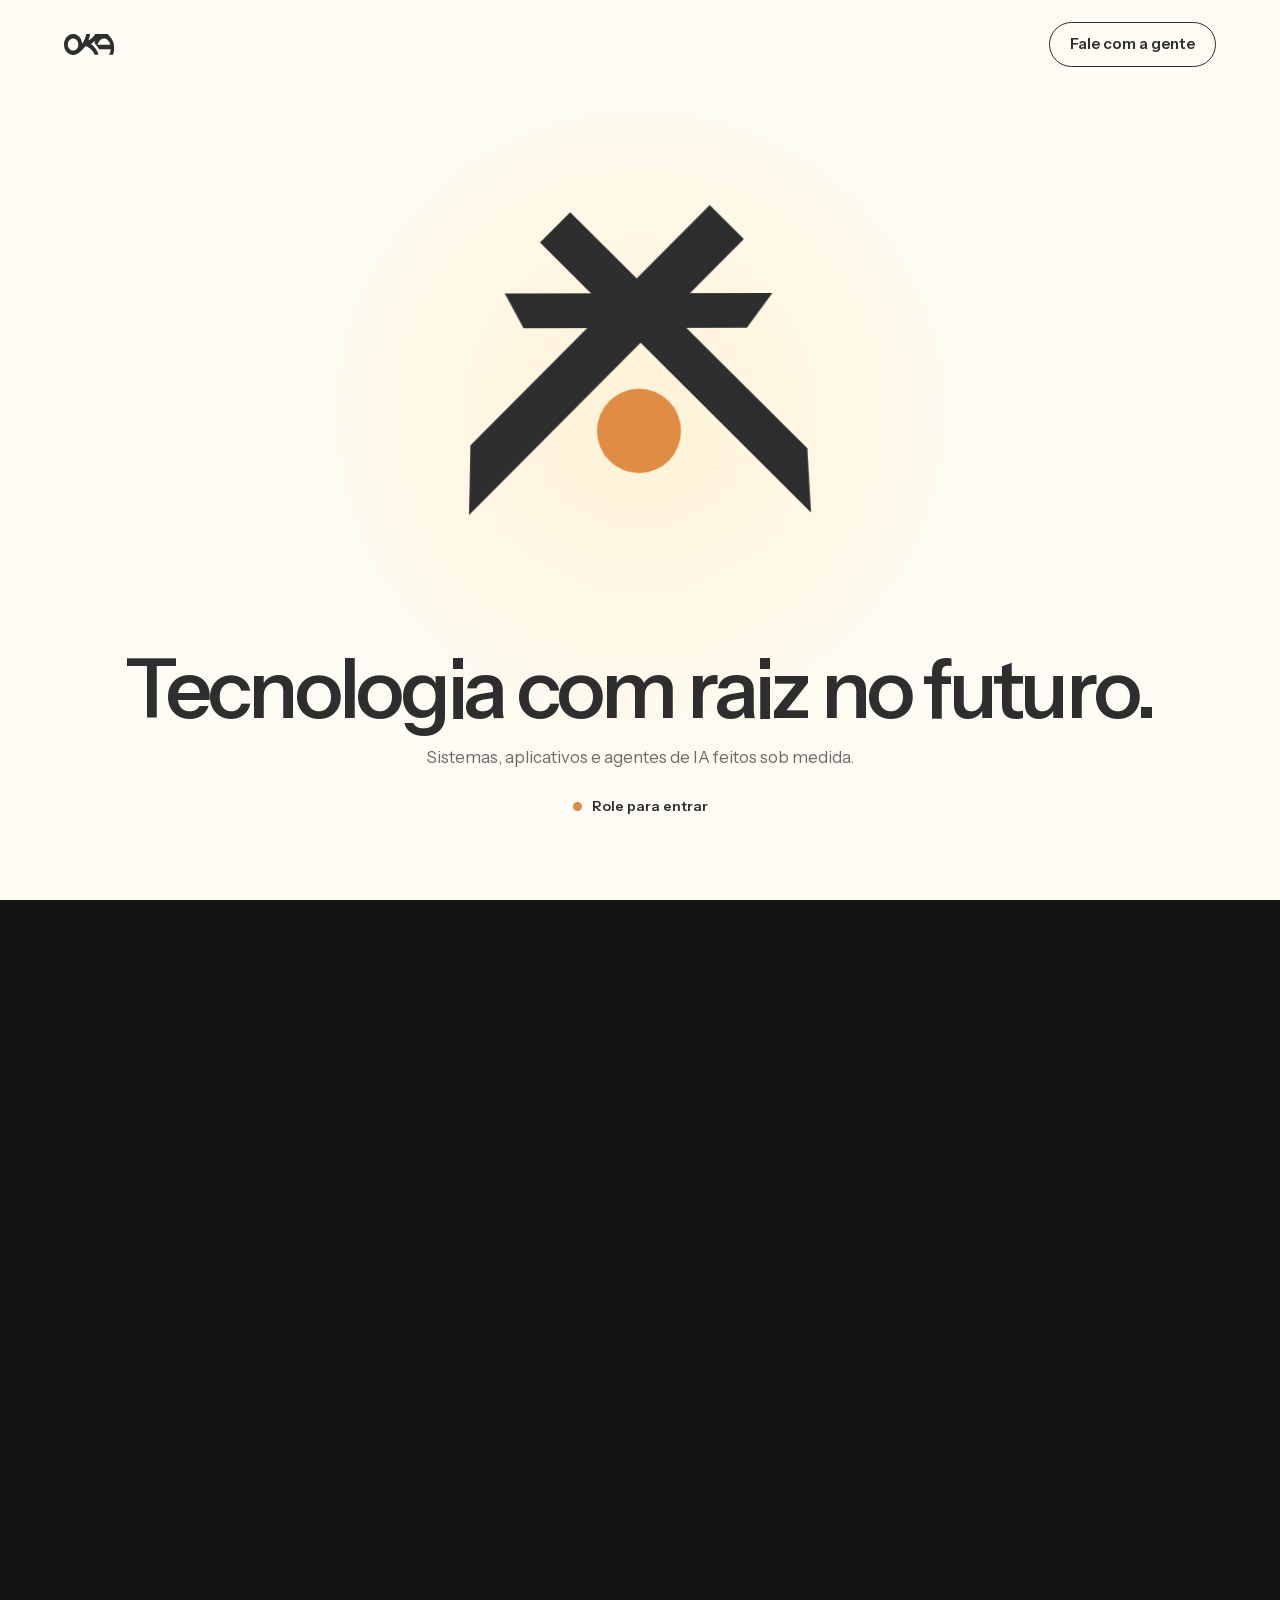
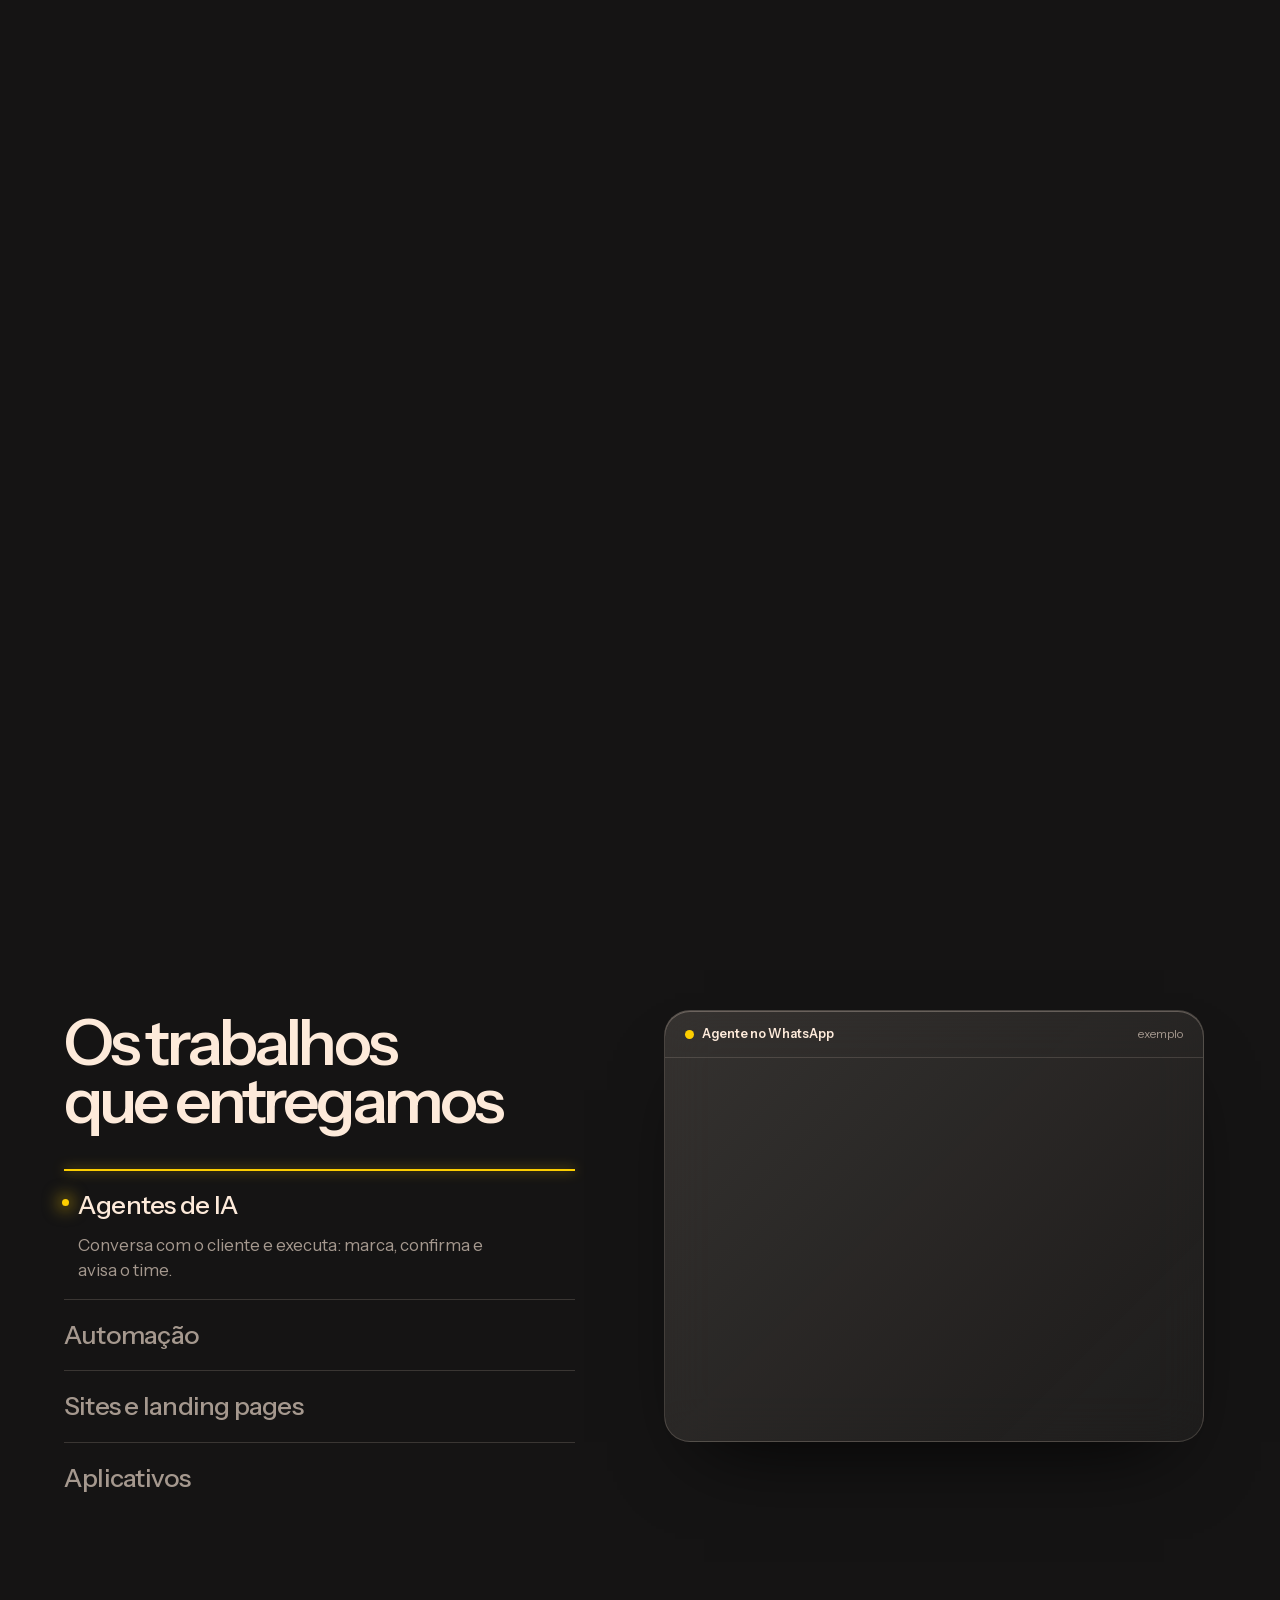
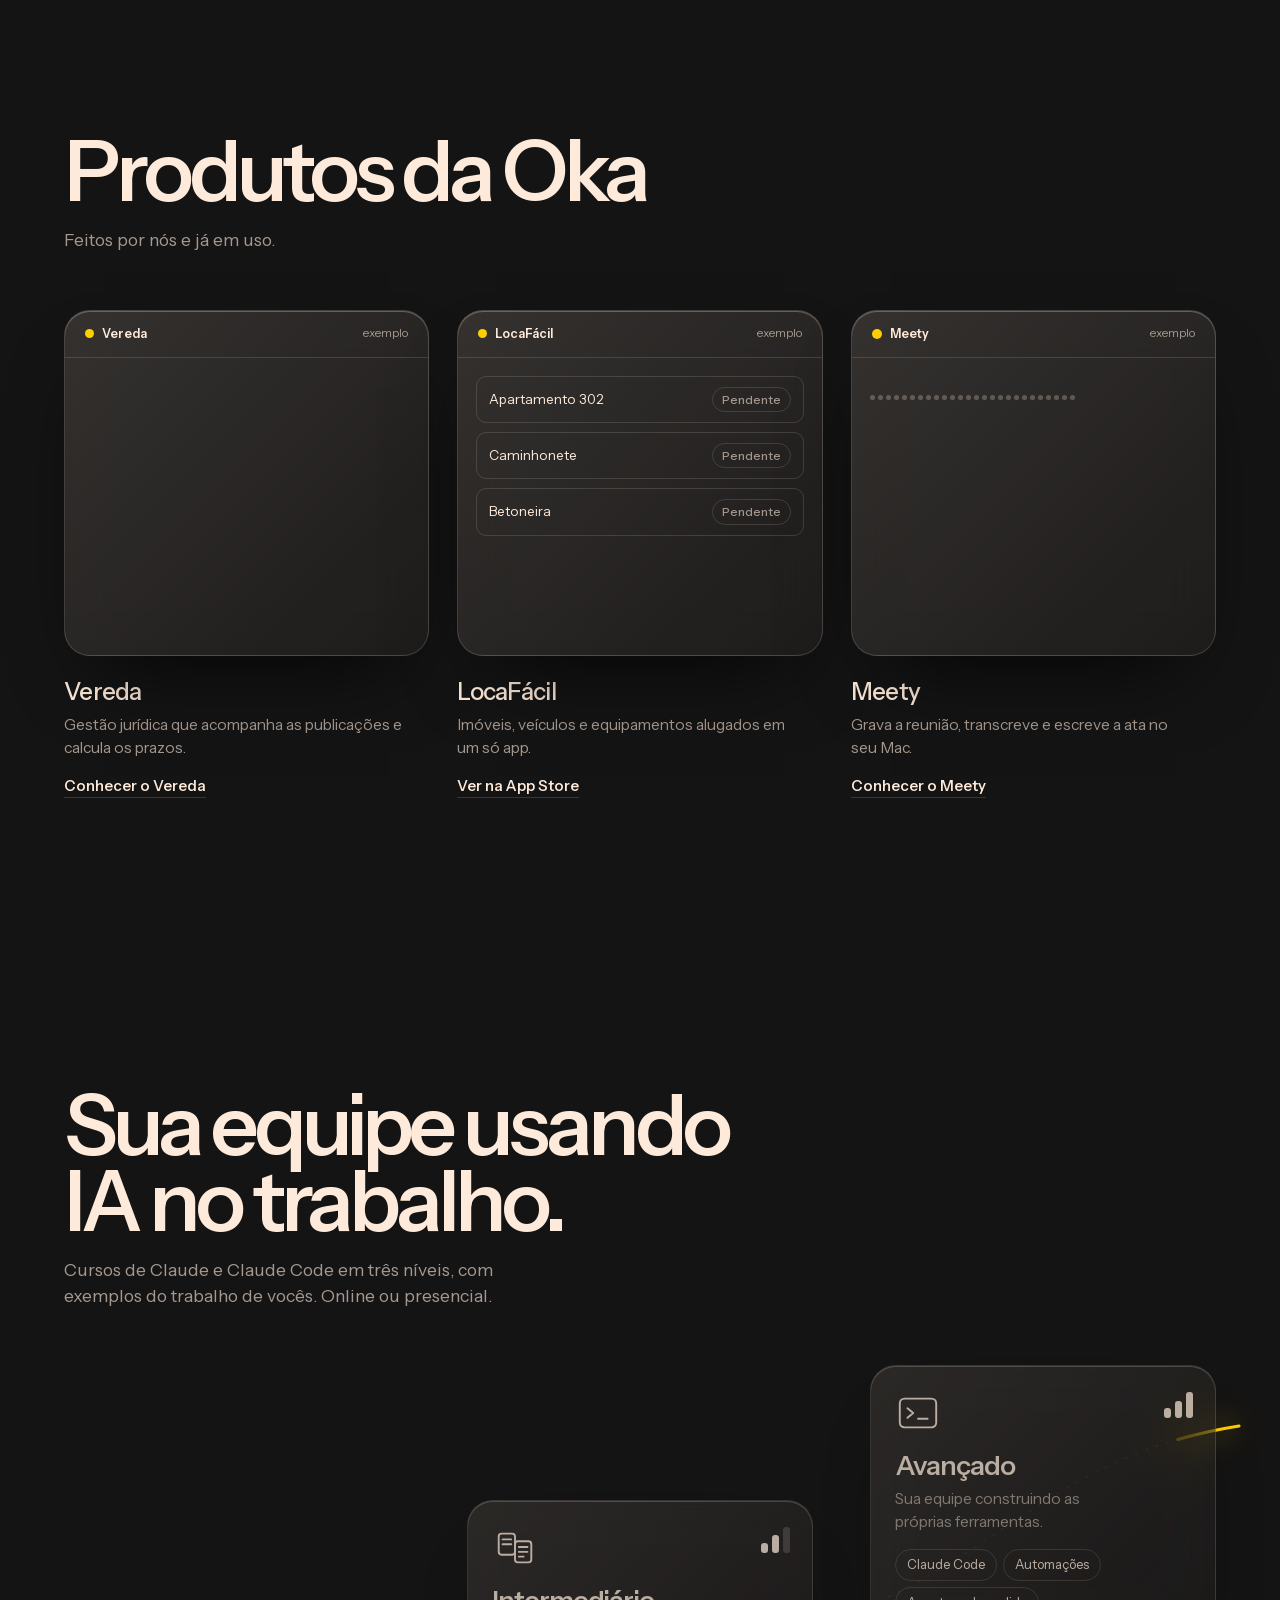
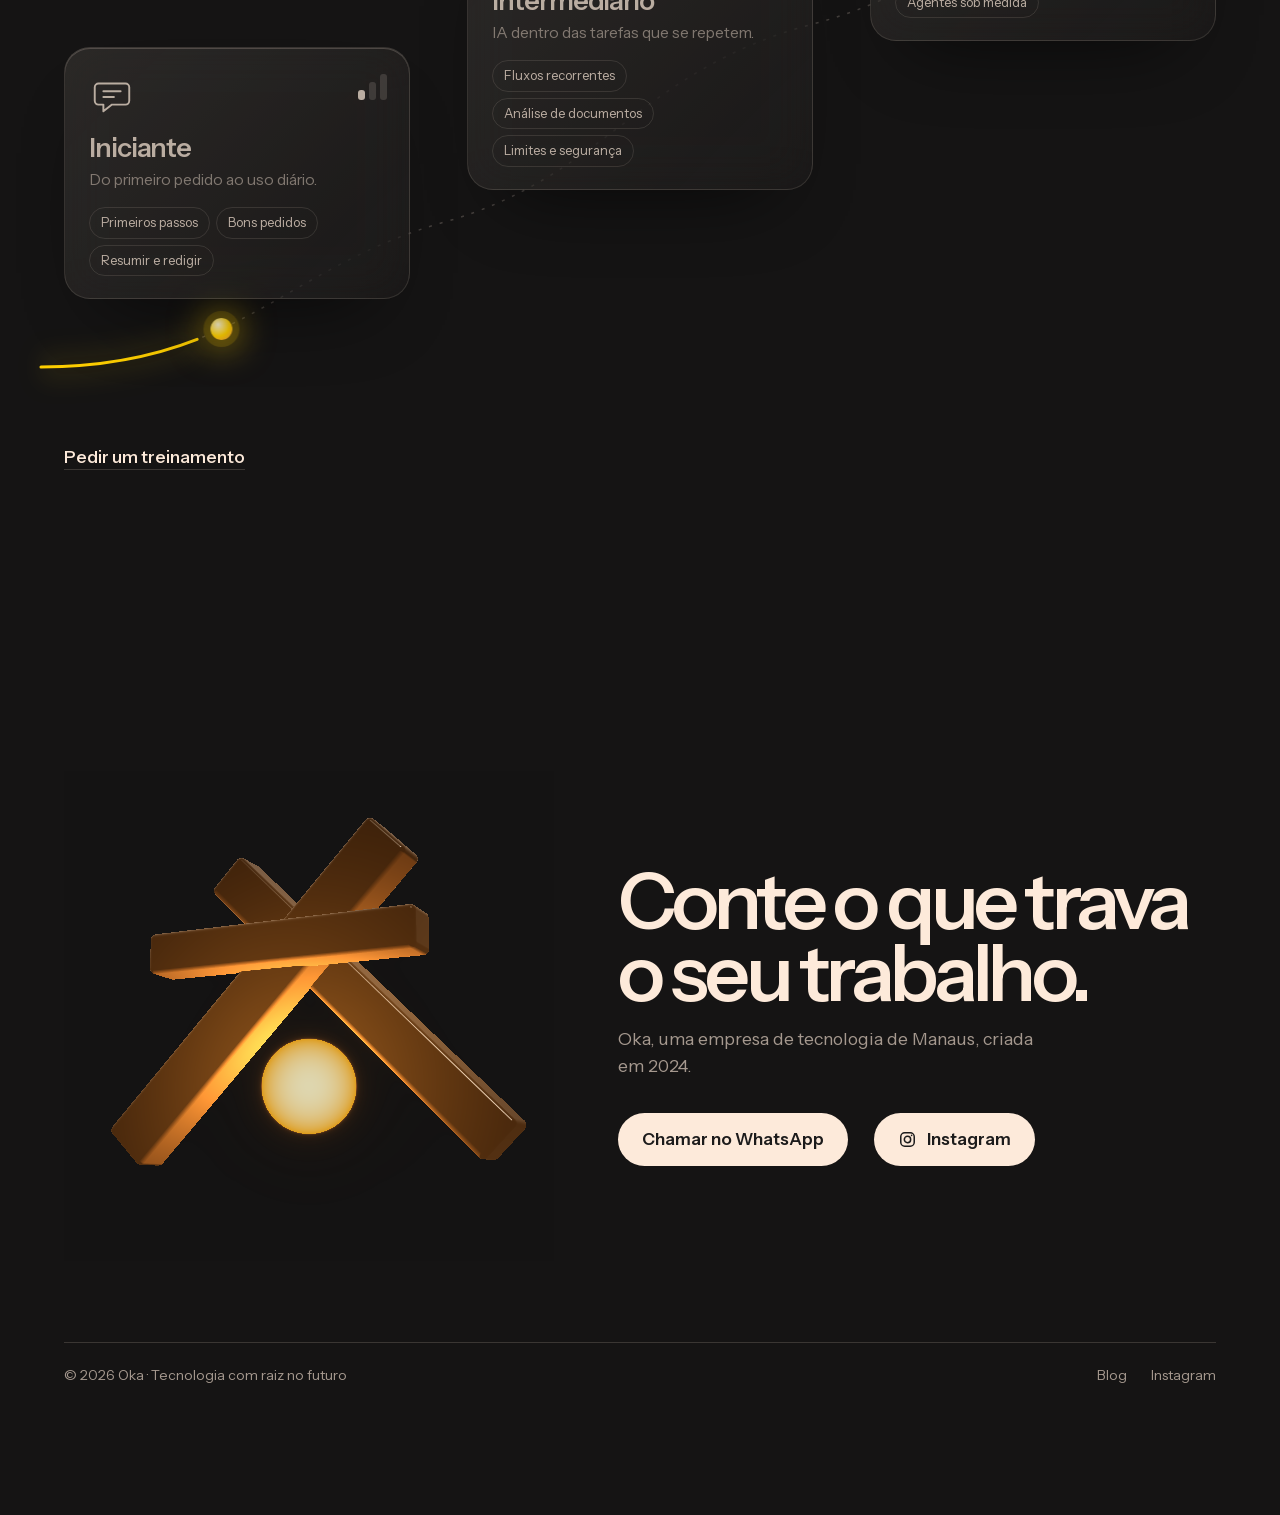
<file: index.html>
<!doctype html>
<html lang="pt-BR">
<head>
<meta charset="utf-8">
<meta name="viewport" content="width=device-width,initial-scale=1">
  <!-- ════════ SEO: Primary meta ════════ -->
  <title>OKA · Automação, agentes de IA e sistemas</title>
  <meta name="description" content="OKA, tecnologia com raiz no futuro. Sistemas, automações, agentes de IA e treinamentos para empresas e escritórios." />
  <meta name="keywords" content="automação de processos, agentes de IA, inteligência artificial, análise de dados, business intelligence, RPA, chatbots, desenvolvimento de aplicativos, OKA" />
  <meta name="author" content="OKA" />
  <meta name="robots" content="index, follow, max-image-preview:large, max-snippet:-1, max-video-preview:-1" />
  <meta name="theme-color" content="#1B1A1A" />
  <link rel="canonical" href="https://oka.dev.br/" />

  <!-- ════════ Favicons / app icons ════════ -->
  <link rel="icon" type="image/svg+xml" href="/brand/favicon.svg" />
  <link rel="icon" type="image/png" sizes="32x32" href="/brand/favicon-32.png" />
  <link rel="icon" type="image/png" sizes="192x192" href="/brand/favicon-192.png" />
  <link rel="apple-touch-icon" sizes="180x180" href="/brand/apple-touch-icon.png" />
  <link rel="manifest" href="/site.webmanifest" />

  <!-- ════════ Open Graph (Facebook, WhatsApp, LinkedIn) ════════ -->
  <meta property="og:type" content="website" />
  <meta property="og:site_name" content="OKA" />
  <meta property="og:locale" content="pt_BR" />
  <meta property="og:url" content="https://oka.dev.br/" />
  <meta property="og:title" content="OKA · Automação, agentes de IA e sistemas" />
  <meta property="og:description" content="Tecnologia com raiz no futuro. Sistemas, automações, agentes de IA e treinamentos para empresas e escritórios." />
  <meta property="og:image" content="https://oka.dev.br/brand/og-image.png" />
  <meta property="og:image:width" content="1200" />
  <meta property="og:image:height" content="630" />
  <meta property="og:image:alt" content="OKA · Tecnologia com raiz no futuro" />

  <!-- ════════ Twitter / X Card ════════ -->
  <meta name="twitter:card" content="summary_large_image" />
  <meta name="twitter:title" content="OKA · Automação, agentes de IA e sistemas" />
  <meta name="twitter:description" content="Tecnologia com raiz no futuro. Sistemas, automações, agentes de IA e treinamentos para empresas e escritórios." />
  <meta name="twitter:image" content="https://oka.dev.br/brand/og-image.png" />
  <meta name="twitter:image:alt" content="OKA · Tecnologia com raiz no futuro" />

  <!-- ════════ Structured data (JSON-LD) ════════ -->
  <script type="application/ld+json">
  {
    "@context": "https://schema.org",
    "@graph": [
      {
        "@type": "Organization",
        "@id": "https://oka.dev.br/#organization",
        "name": "OKA",
        "alternateName": "OKA · Tecnologia com raiz no futuro",
        "url": "https://oka.dev.br/",
        "logo": {
          "@type": "ImageObject",
          "url": "https://oka.dev.br/brand/favicon-512.png",
          "width": 512,
          "height": 512
        },
        "image": "https://oka.dev.br/brand/og-image.png",
        "description": "Sistemas, automações, agentes de IA e treinamentos para empresas e escritórios.",
        "slogan": "Tecnologia com raiz no futuro",
        "sameAs": [
          "https://instagram.com/Oka.projects"
        ]
      },
      {
        "@type": "WebSite",
        "@id": "https://oka.dev.br/#website",
        "url": "https://oka.dev.br/",
        "name": "OKA",
        "description": "Automação, Agentes de IA e Análise de Dados",
        "publisher": { "@id": "https://oka.dev.br/#organization" },
        "inLanguage": "pt-BR"
      },
      {
        "@type": "ProfessionalService",
        "@id": "https://oka.dev.br/#service",
        "name": "OKA",
        "url": "https://oka.dev.br/",
        "image": "https://oka.dev.br/brand/og-image.png",
        "parentOrganization": { "@id": "https://oka.dev.br/#organization" },
        "areaServed": "BR",
        "availableLanguage": "pt-BR",
        "hasOfferCatalog": {
          "@type": "OfferCatalog",
          "name": "Soluções OKA",
          "itemListElement": [
            { "@type": "Offer", "itemOffered": { "@type": "Service", "name": "Automação de Processos", "description": "Sistemas que trocam dados sozinhos, sem copiar e colar." } },
            { "@type": "Offer", "itemOffered": { "@type": "Service", "name": "Agentes de IA", "description": "Atendimento por mensagem que responde, consulta sistemas e encaminha para a equipe." } },
            { "@type": "Offer", "itemOffered": { "@type": "Service", "name": "Análise de Dados & BI", "description": "Painéis que reúnem os números da empresa num só lugar." } },
            { "@type": "Offer", "itemOffered": { "@type": "Service", "name": "Desenvolvimento de Aplicativos", "description": "Apps para iPhone, Android e web, do desenho à publicação na loja." } },
            { "@type": "Offer", "itemOffered": { "@type": "Service", "name": "Treinamentos de IA", "description": "Capacitação em IA, Claude e Claude Code para escritórios e empresas, do iniciante ao avançado, com exemplos tirados do trabalho de cada equipe." } }
          ]
        }
      }
    ]
  }
  </script>
<style>
/* Oka · site v9 · base comum (marca v4) */
@font-face{font-family:"Instrument Sans";font-style:normal;font-weight:400 700;font-stretch:75% 100%;font-display:swap;src:url([data-uri]) format("woff2")}
:root{
  --amarelo:#FDCE00;--laranja:#E08C43;--creme:#FDEADA;--grafite:#484747;--papel:#FFFCF5;--profundo:#2F2E2E;
  --e:cubic-bezier(.16,1,.3,1);
  --f:"Instrument Sans",system-ui,-apple-system,"Segoe UI",sans-serif;
}
*,*::before,*::after{box-sizing:border-box}
html{-webkit-text-size-adjust:100%;scroll-behavior:smooth}
body{margin:0;font-family:var(--f);font-size:17px;line-height:1.5;color:var(--ink);background:var(--bg);-webkit-font-smoothing:antialiased;text-rendering:optimizeLegibility}
h1,h2,h3,p{margin:0}
h1,h2,h3{font-weight:550;letter-spacing:-.022em;line-height:1.04;text-wrap:balance}
p{text-wrap:pretty}
a{color:inherit;text-decoration:none}
button{font:inherit;color:inherit;background:none;border:0;padding:0;cursor:pointer;text-align:left}
svg{display:block}
:focus-visible{outline:2px solid var(--acc);outline-offset:3px;border-radius:4px}
.sr{position:absolute;width:1px;height:1px;overflow:hidden;clip-path:inset(50%)}

/* revelação por seção */
.rv{opacity:0;transform:translateY(14px);transition:opacity .8s var(--e),transform .9s var(--e);transition-delay:var(--d,0s)}
.rv.in{opacity:1;transform:none}

/* símbolo: barras montam, ponto pousa */
.sym{overflow:visible}
.sym .bar{transform-box:fill-box;animation:bar 1s var(--e) both}
.sym .b1{transform-origin:0 100%;animation-delay:.15s}
.sym .b2{transform-origin:100% 100%;animation-delay:.3s}
.sym .b3{transform-origin:0 50%;animation-delay:.5s;animation-name:barx}
.sym .dot{transform-box:fill-box;transform-origin:50% 50%;animation:pop .7s cubic-bezier(.3,1.6,.5,1) .95s both}
@keyframes bar{from{transform:scale(0)}}
@keyframes barx{from{transform:scaleX(0)}}
@keyframes pop{from{transform:scale(0)}}

/* ---------- demonstrações ---------- */
.demo{font-size:13.5px;line-height:1.45;color:var(--d-ink);background:var(--d-bg);border:1px solid var(--d-line);border-radius:14px;overflow:hidden;display:flex;flex-direction:column;min-height:318px;text-align:left}
.d-head{display:flex;align-items:center;gap:8px;padding:11px 14px;border-bottom:1px solid var(--d-line);font-size:12.5px}
.d-head b{font-weight:600}
.d-head i{margin-left:auto;font-style:normal;color:var(--d-mute);font-size:11.5px}
.d-ava{width:9px;height:9px;border-radius:50%;background:var(--d-acc);flex:none}
.d-body{padding:16px 14px;display:flex;flex-direction:column;gap:9px;flex:1}
.demo [data-at]:not(.keep){opacity:0;transform:translateY(8px);transition:opacity .45s var(--e),transform .6s var(--e)}
.demo [data-at].on:not(.keep){opacity:1;transform:none}
.demo .note{margin-top:auto;font-weight:550;color:var(--d-ink);display:flex;gap:7px;align-items:center}
.demo .note::before{content:"";width:16px;height:16px;border-radius:50%;flex:none;background:var(--d-acc) url("data:image/svg+xml,%3Csvg xmlns='http://www.w3.org/2000/svg' viewBox='0 0 16 16'%3E%3Cpath d='M4.5 8.3l2.3 2.3 4.7-5' fill='none' stroke='%232F2E2E' stroke-width='1.7' stroke-linecap='round' stroke-linejoin='round'/%3E%3C/svg%3E") center/contain}
.demo small{font-size:11.5px;color:var(--d-mute)}

/* agente */
.b{align-self:flex-start;max-width:80%;margin:0;padding:8px 12px;border-radius:14px 14px 14px 4px;background:var(--d-soft)}
.b.me{align-self:flex-end;background:var(--d-ink);color:var(--d-bg);border-radius:14px 14px 4px 14px}
.b.ok{background:var(--d-acc);color:var(--d-acc-ink);font-weight:550}
.b.typing{display:flex;gap:4px;padding:12px}
.b.typing:not(.on){display:none}
.b.typing i{width:5px;height:5px;border-radius:50%;background:var(--d-mute);animation:ty 1s infinite}
.b.typing i:nth-child(2){animation-delay:.15s}.b.typing i:nth-child(3){animation-delay:.3s}
@keyframes ty{0%,60%,100%{transform:none;opacity:.5}30%{transform:translateY(-3px);opacity:1}}

/* vereda */
.pub{border:1px solid var(--d-line);border-radius:10px;padding:11px 12px}
.pub p{margin-top:4px}
.pub mark{background:linear-gradient(var(--d-acc),var(--d-acc)) 0 100%/0 100% no-repeat;color:inherit;transition:background-size .7s var(--e);padding:0 2px;border-radius:3px}
.pub mark.on{background-size:100% 100%;color:var(--d-acc-ink)}
.cal{display:grid;grid-template-columns:repeat(7,1fr);gap:5px}
.cal span{display:grid;place-items:center;height:38px;border-radius:9px;border:1px solid var(--d-line);font-size:12.5px;color:var(--d-mute);transition:background .5s var(--e),color .5s,transform .6s cubic-bezier(.3,1.6,.5,1)}
.cal span.on{background:var(--d-acc);border-color:var(--d-acc);color:var(--d-acc-ink);font-weight:600;transform:scale(1.08)}

/* locafácil */
.row{display:flex;align-items:center;justify-content:space-between;gap:10px;padding:10px 12px;border:1px solid var(--d-line);border-radius:10px}
.row em{position:relative;font-style:normal;font-size:12px;display:grid}
.row em b{grid-area:1/1;font-weight:500;padding:3px 9px;border-radius:99px;transition:opacity .4s,transform .5s var(--e);text-align:center}
.row em b:first-child{color:var(--d-mute);border:1px solid var(--d-line)}
.row em b:last-child{background:var(--d-acc);color:var(--d-acc-ink);opacity:0;transform:scale(.8);font-weight:600}
.row.on em b:first-child{opacity:0}
.row.on em b:last-child{opacity:1;transform:none}

/* meety */
.rec{width:10px;height:10px;border-radius:50%;background:var(--d-acc);flex:none;animation:rec 1.4s ease-in-out infinite}
@keyframes rec{50%{opacity:.35}}
.wave{display:flex;align-items:center;gap:3px;height:44px}
.wave i{flex:1;max-width:5px;border-radius:3px;background:var(--d-ink);height:12%;opacity:.25;transition:opacity .4s}
.wave.on i{opacity:.85;animation:wv 1.1s ease-in-out infinite alternate}
.wave i:nth-child(3n){animation-duration:.8s}.wave i:nth-child(4n+1){animation-duration:1.4s}.wave i:nth-child(5n+2){animation-duration:.95s}.wave i:nth-child(7n){animation-duration:1.25s}
@keyframes wv{from{height:12%}to{height:var(--h,80%)}}
.ln{margin:0}.ln b{font-weight:600;margin-right:6px}

/* painel */
.kpis{display:grid;grid-template-columns:repeat(3,1fr);gap:8px}
.kpis div{border:1px solid var(--d-line);border-radius:10px;padding:9px 11px}
.kpis b{display:block;font-size:22px;font-weight:600;letter-spacing:-.02em;font-variant-numeric:tabular-nums}
.bars{display:grid;grid-template-columns:repeat(7,1fr);gap:8px;align-items:end;height:92px;margin-top:auto}
.bars i{background:var(--d-soft);border-radius:5px 5px 2px 2px;height:var(--h);transform:scaleY(0);transform-origin:bottom;transition:transform .9s var(--e);transition-delay:calc(var(--i)*70ms)}
.bars.on i{transform:none}
.bars i.hi{background:var(--d-acc)}
.days{display:grid;grid-template-columns:repeat(7,1fr);gap:8px;text-align:center;font-size:11px;color:var(--d-mute)}

/* automação */
.auto{display:grid;grid-template-columns:1fr 26px 1fr;gap:6px;align-items:stretch}
.pane{border:1px solid var(--d-line);border-radius:10px;padding:10px 11px;display:flex;flex-direction:column;gap:7px;min-width:0}
.pane p{margin:0;display:flex;justify-content:space-between;gap:6px;white-space:nowrap}
.pane p span{color:var(--d-mute)}
.pane .slot{border-bottom:1px dashed var(--d-line);padding-bottom:5px}
.flow{align-self:center;height:2px;background:var(--d-line);position:relative;overflow:hidden;border-radius:2px}
.flow::after{content:"";position:absolute;inset:0;background:var(--d-acc);transform:translateX(-100%);animation:fl 1.2s var(--e) infinite}
@keyframes fl{to{transform:translateX(100%)}}

/* treinamento */
.lv{display:flex;gap:11px;align-items:flex-start;padding:10px 12px;border:1px solid var(--d-line);border-radius:10px}
.lv u{text-decoration:none;font-weight:600;font-size:12px;width:22px;height:22px;border-radius:50%;display:grid;place-items:center;background:var(--d-acc);color:var(--d-acc-ink);flex:none}
.lv b{font-weight:600;display:block}
.lv span{color:var(--d-mute)}

/* app */
.phone{align-self:center;width:150px;border:1.5px solid var(--d-ink);border-radius:22px;padding:14px 9px 10px;display:flex;flex-direction:column;gap:7px;position:relative}
.phone::before{content:"";position:absolute;top:5px;left:50%;width:36px;height:4px;border-radius:4px;background:var(--d-ink);transform:translateX(-50%)}
.phone .cd{border:1px solid var(--d-line);border-radius:8px;padding:7px 8px;font-size:11.5px;display:flex;justify-content:space-between;gap:6px}
.phone .cd span{color:var(--d-mute)}
.phone .pb{background:var(--d-ink);color:var(--d-bg);border-radius:8px;text-align:center;font-size:11.5px;padding:6px;font-weight:550}

/* agente2: depois da conversa, o agente dispara as ações */
.fan{margin-top:auto;position:relative;padding-top:4px}
.fan svg.fl{display:block;width:100%;height:64px;overflow:visible}
.fan .fl path{fill:none;stroke:var(--d-acc);stroke-width:1.6;stroke-linecap:round;stroke-dasharray:1;stroke-dashoffset:1;transition:stroke-dashoffset .8s var(--e)}
.fan .fl path.on{stroke-dashoffset:0}
.fan .core{position:absolute;left:50%;top:0;width:12px;height:12px;margin-left:-6px;border-radius:50%;background:var(--d-acc);box-shadow:0 0 0 5px color-mix(in srgb,var(--d-acc) 22%,transparent),0 0 22px 4px color-mix(in srgb,var(--d-acc) 60%,transparent);animation:rec 1.4s ease-in-out infinite}
.ac{display:grid;grid-template-columns:repeat(3,1fr);gap:8px}
.ac span{display:grid;justify-items:center;gap:3px;text-align:center;font-size:11.5px;line-height:1.25;color:var(--d-mute);border:1px solid var(--d-line);border-radius:14px;padding:11px 6px;opacity:.38;transform:translateY(6px);transition:opacity .5s,transform .6s var(--e),border-color .5s,background .5s}
.ac span.on{opacity:1;transform:none;border-color:var(--d-acc);background:var(--d-soft)}
.ac svg{width:20px;height:20px;fill:none;stroke:var(--d-acc);stroke-width:1.6;stroke-linecap:round;stroke-linejoin:round}
.ac b{color:var(--d-ink);font-weight:600;font-size:12.5px}
/* rede: automação como fluxo entre sistemas */
.net{width:100%;height:auto;display:block;margin:auto 0;overflow:visible}
.net .w{fill:none;stroke:var(--d-line);stroke-width:1.4}
.net .nd rect{fill:var(--d-soft);stroke:var(--d-line)}
.net .nd text{fill:var(--d-ink);font-size:11px;font-weight:550;text-anchor:middle;font-family:var(--f)}
.net .nd.out rect{animation:glow 2.2s ease-in-out infinite}
.net .nd.out+.nd.out rect{animation-delay:1.1s}
@keyframes glow{0%,60%,100%{stroke:var(--d-line)}75%{stroke:var(--d-acc)}}
.net .pk{fill:var(--d-acc)}
.net .hub{fill:var(--d-acc)}
.net .halo{fill:none;stroke:var(--d-acc);opacity:.35;animation:halo 2.2s ease-out infinite;transform-box:fill-box;transform-origin:50% 50%}
@keyframes halo{from{transform:scale(.8);opacity:.6}to{transform:scale(1.9);opacity:0}}
/* site: uma página se monta dentro do navegador */
.dots3{display:flex;gap:5px}.dots3 i{width:8px;height:8px;border-radius:50%;background:var(--d-line);margin:0}
.d-head .url{flex:1;text-align:center;font-size:11.5px;color:var(--d-mute);background:var(--d-soft);border-radius:99px;padding:3px 10px;margin:0 6px}
.pgw{position:relative;overflow:hidden;flex:1;padding:14px 16px}
.scr{display:grid;gap:14px;transition:transform 1.1s var(--e)}
.demo[data-s="6"] .scr{transform:translateY(-96px)}
.s-nav{display:flex;align-items:center;gap:10px}
.s-nav b{width:22px;height:22px;border-radius:7px;background:var(--d-acc)}
.s-nav span{width:34px;height:6px;border-radius:6px;background:var(--d-line)}
.s-nav span:first-of-type{margin-left:auto}
.s-nav u{width:54px;height:20px;border-radius:99px;background:var(--d-ink)}
.s-hero{display:grid;grid-template-columns:1.1fr .9fr;gap:14px;align-items:center}
.s-hero i{display:block;height:15px;border-radius:6px;background:var(--d-ink);margin-bottom:8px}
.s-hero i.sh{width:68%}
.s-hero i.tx{height:6px;background:var(--d-mute);opacity:.55;margin-bottom:6px}
.s-hero u.cta{display:block;width:92px;height:28px;border-radius:99px;background:var(--d-acc);margin-top:12px}
.s-img{aspect-ratio:1/.82;border-radius:16px;background:linear-gradient(140deg,#E08C43,#FDCE00);position:relative;overflow:hidden}
.s-img span{position:absolute;width:46%;aspect-ratio:1;border-radius:50%;left:27%;top:24%;background:radial-gradient(circle at 32% 28%,#FFF3C4,#FDCE00 30%,#E08C43 75%);box-shadow:0 14px 30px -10px rgba(0,0,0,.45);animation:bob 3s ease-in-out infinite alternate}
@keyframes bob{to{transform:translate(8%,-10%) scale(1.08)}}
.s-cards{display:grid;grid-template-columns:repeat(3,1fr);gap:10px}
.s-cards span{height:74px;border-radius:14px;border:1px solid var(--d-line);background:var(--d-soft)}
.s-cards span:nth-child(2){transition-delay:.1s!important}.s-cards span:nth-child(3){transition-delay:.2s!important}
.cur{position:absolute;left:78%;top:86%;width:16px;height:16px;opacity:0;transition:left 1s var(--e),top 1s var(--e),opacity .3s;background:var(--d-ink);clip-path:polygon(0 0,100% 62%,52% 66%,34% 100%)}
.cur.on{opacity:1;left:calc(16px + 12%);top:156px}
/* iphone: um app em uso, do toque à notificação */
.ip{margin:auto;width:204px;height:408px;border-radius:42px;padding:8px;position:relative;background:#0e0d0d;box-shadow:0 0 0 1.5px rgba(253,234,218,.38),0 30px 60px -24px rgba(0,0,0,.8);flex:none}
.ip::before{content:"";position:absolute;top:15px;left:50%;width:60px;height:18px;margin-left:-30px;border-radius:99px;background:#000;z-index:6}
.ip .sc{position:relative;height:100%;border-radius:34px;overflow:hidden;background:linear-gradient(170deg,#3a2a1c,#211f1e 55%);color:#FDEADA;font-size:12px;line-height:1.3}
.ip .hm{padding:44px 12px 12px;display:flex;flex-direction:column;gap:7px;height:100%}
.ip .hm>b{font-size:19px;font-weight:650;letter-spacing:-.03em;margin-bottom:4px}
.ip .rw{display:flex;justify-content:space-between;align-items:center;gap:6px;padding:9px 10px;border-radius:13px;background:rgba(253,234,218,.09);white-space:nowrap}
.ip .rw em{font-style:normal;font-size:10.5px;font-weight:600;padding:2px 7px;border-radius:99px;background:#FDCE00;color:#2F2E2E}
.ip .rw.nw{box-shadow:inset 0 0 0 1px #FDCE00}
.ip .fab{margin-top:auto;text-align:center;font-weight:650;padding:10px;border-radius:99px;background:#E08C43;color:#1C1B1B}
.ip .sh{position:absolute;left:0;right:0;bottom:0;height:70%;border-radius:24px 24px 0 0;background:#2f2c2a;box-shadow:0 -20px 40px rgba(0,0,0,.5);padding:10px 12px 12px;display:flex;flex-direction:column;gap:7px;transform:translateY(104%);transition:transform .7s var(--e);z-index:3}
.ip .sh.on{transform:none}
.ip .sh::before{content:"";width:34px;height:4px;border-radius:4px;background:rgba(253,234,218,.3);align-self:center;margin-bottom:2px}
.ip .sh>b{font-size:15px;font-weight:650;letter-spacing:-.02em}
.ip .fd{display:flex;justify-content:space-between;padding:8px 10px;border-radius:11px;border:1px solid rgba(253,234,218,.16)}
.ip .fd span{opacity:.6}
.ip .tc{position:absolute;left:50%;width:30px;height:30px;margin-left:-15px;border-radius:50%;background:rgba(255,255,255,.4);box-shadow:0 0 0 0 rgba(255,255,255,.5);opacity:0;transform:scale(1.6);transition:opacity .25s,transform .45s var(--e);z-index:5;pointer-events:none}
.ip .tc.on{opacity:1;transform:scale(1);animation:tap .7s ease-out .35s}
.ip .tc.t1{bottom:15px}.ip .tc.t2{bottom:15px}
@keyframes tap{0%{box-shadow:0 0 0 0 rgba(255,255,255,.55)}100%{box-shadow:0 0 0 18px rgba(255,255,255,0)}}
.ip .ps{position:absolute;left:7px;right:7px;top:40px;display:grid;grid-template-columns:26px 1fr;gap:8px;align-items:center;padding:8px 9px;border-radius:17px;background:rgba(253,234,218,.94);color:#1C1B1B;transform:translateY(-190%);transition:transform .8s cubic-bezier(.3,1.4,.5,1);z-index:4;font-size:11px;box-shadow:0 14px 30px rgba(0,0,0,.45)}
.ip .ps.on{transform:none}
.ip .ps i{width:26px;height:26px;border-radius:8px;background:#E08C43;display:grid;place-items:center}
.ip .ps i::after{content:"";width:9px;height:9px;border-radius:50%;background:#FDCE00}
.ip .ps b{display:block;font-size:11.5px}

.ip .sb{font-size:11.5px;opacity:.62;margin:-6px 0 4px}
.ip .ck{display:flex;align-items:center;gap:9px;padding:9px 10px;border-radius:13px;background:rgba(253,234,218,.09);white-space:nowrap;transition:background .4s}
.ip .ck i{width:17px;height:17px;border-radius:50%;flex:none;box-shadow:inset 0 0 0 1.5px rgba(253,234,218,.45);transition:background .35s,box-shadow .35s,transform .5s cubic-bezier(.3,1.7,.5,1)}
.ip .ck.on i{box-shadow:none;transform:scale(1.12);background:#FDCE00 url("data:image/svg+xml,%3Csvg xmlns='http://www.w3.org/2000/svg' viewBox='0 0 16 16'%3E%3Cpath d='M4.5 8.3l2.3 2.3 4.7-5' fill='none' stroke='%232F2E2E' stroke-width='1.8' stroke-linecap='round' stroke-linejoin='round'/%3E%3C/svg%3E") center/contain}
.ip .ft{display:flex;align-items:center;gap:10px;padding:7px 10px 7px 7px;border-radius:13px;border:1px dashed rgba(253,234,218,.28);min-height:54px}
.ip .ft span:last-child{opacity:.7}
.ip .th{width:40px;height:40px;border-radius:10px;flex:none;background:radial-gradient(circle at 62% 40%,#FFF3C4 0 12%,#FDCE00 13% 30%,transparent 31%),linear-gradient(150deg,#E08C43,#7a3f14);transform:scale(0);transition:transform .6s cubic-bezier(.3,1.6,.5,1) .25s}
.ip .th.on{transform:none}
.ip .fls{position:absolute;inset:0;background:#fff;opacity:0;z-index:7;pointer-events:none}
.ip .fls.on{animation:fls .55s ease-out}
@keyframes fls{0%{opacity:0}18%{opacity:.9}100%{opacity:0}}
.ip .tc.tk{left:16px;margin:0;bottom:auto;top:105px;transition:opacity .25s,transform .45s var(--e),top .5s var(--e)}
.demo[data-s="3"] .ip .tc.tk{top:148px}.demo[data-s="4"] .ip .tc.tk{top:191px}
.ip .sg{width:100%;flex:1;min-height:0;border-radius:12px;border:1px solid rgba(253,234,218,.16);overflow:visible}
.ip .sg path{fill:none;stroke:#FDCE00;stroke-width:2.6;stroke-linecap:round;stroke-linejoin:round;stroke-dasharray:1;stroke-dashoffset:1;transition:stroke-dashoffset 1.5s cubic-bezier(.5,0,.3,1) .55s}
.ip .sg path.on{stroke-dashoffset:0}
.ip .sh{height:62%}

/* motion: animação de produto com linha do tempo */
.mv{flex:1;display:grid;place-items:center;min-height:150px;position:relative}
.mv svg{width:100%;height:auto;max-height:190px;overflow:visible}
.mv .trl{fill:none;stroke:var(--d-line);stroke-width:1.4;stroke-dasharray:3 6}
.mv .ball{fill:#FDCE00;filter:drop-shadow(0 0 10px rgba(253,206,0,.7))}
.mv .mb{fill:var(--d-ink);transform-box:fill-box;animation:mb 3.3s var(--e) infinite alternate}
.mv .mb.b1{transform-origin:0 100%}.mv .mb.b2{transform-origin:100% 100%;animation-delay:.15s}.mv .mb.b3{transform-origin:0 50%;animation-delay:.3s;animation-name:mbx}
@keyframes mb{0%,18%{transform:scale(0)}55%,100%{transform:scale(1)}}
@keyframes mbx{0%,18%{transform:scaleX(0)}55%,100%{transform:scaleX(1)}}
.tl{position:relative;display:grid;gap:7px;padding:10px 0 2px;border-top:1px solid var(--d-line)}
.tl .tr{position:relative;height:12px;border-radius:6px;background:var(--d-soft)}
.tl .tr b{position:absolute;top:0;bottom:0;border-radius:6px;background:var(--d-acc);opacity:.75}
.tl .tr u{position:absolute;top:1px;width:10px;height:10px;background:var(--d-ink);transform:rotate(45deg);border-radius:2px;margin-left:-5px}
.tl .ph{position:absolute;top:4px;bottom:0;width:2px;background:#FDCE00;left:0;animation:ph 3.3s linear infinite alternate;box-shadow:0 0 10px rgba(253,206,0,.8)}
@keyframes ph{to{left:100%}}

@media (prefers-reduced-motion:reduce){
  html{scroll-behavior:auto}
  .fan .core,.net .halo,.net .nd.out rect,.s-img span,.mv .mb,.tl .ph{animation:none!important}
  .rv{opacity:1;transform:none;transition:none}
  .sym .bar,.sym .dot,.rec,.wave i,.flow::after,.b.typing i{animation:none!important}
  .demo [data-at]{transition:none!important}
}

:root{--bg:#151414;--ink:#FDEADA;--mute:rgba(253,234,218,.62);--line:rgba(253,234,218,.16);--acc:#E08C43;
  --d-bg:transparent;--d-ink:#FDEADA;--d-mute:rgba(253,234,218,.58);--d-line:rgba(253,234,218,.14);--d-soft:rgba(253,234,218,.1);--d-acc:#FDCE00;--d-acc-ink:#2F2E2E}
#gl{position:fixed;inset:0;width:100%;height:100%;z-index:-1;display:block}
.wrap{max-width:1280px;margin:0 auto;padding-inline:clamp(20px,5vw,64px)}
.glass{background:linear-gradient(135deg,rgba(253,234,218,.12),rgba(253,234,218,.03));-webkit-backdrop-filter:blur(24px) saturate(1.5);backdrop-filter:blur(24px) saturate(1.5);border:1px solid rgba(253,234,218,.16);box-shadow:inset 0 1px 0 rgba(253,234,218,.28),0 40px 80px -40px rgba(0,0,0,.9)}
.nav{position:fixed;left:50%;top:16px;transform:translateX(-50%);z-index:20;display:flex;align-items:center;gap:34px;padding:11px 12px 11px 22px;border-radius:99px;width:max-content;max-width:calc(100vw - 24px)}
.word{height:19px;width:auto;fill:var(--ink)}
.nav nav{display:flex;gap:26px;font-size:14.5px;color:var(--mute)}
.nav nav a{transition:color .2s}.nav nav a:hover{color:var(--ink)}
.btn{display:inline-flex;align-items:center;gap:10px;background:var(--ink);color:#1C1B1B;font-weight:600;padding:14px 24px;border-radius:99px;transition:transform .3s var(--e),background .2s}
.btn:hover{transform:translateY(-2px);background:#fff}
.nav .btn{padding:9px 18px;font-size:14.5px}
.lnk{font-weight:550;border-bottom:1px solid var(--line);padding-bottom:2px;transition:border-color .2s}
.lnk:hover{border-color:var(--ink)}

.hero{min-height:100svh;display:flex;flex-direction:column;justify-content:flex-end;padding-bottom:9vh}
.hero h1{font-size:clamp(3.2rem,8.4vw,8.8rem);font-weight:500;letter-spacing:-.05em;line-height:.9;max-width:9ch}
.ln{display:block;overflow:hidden;padding-bottom:.08em}
.ln>span{display:block;transform:translateY(112%);animation:rise 1.2s var(--e) forwards;animation-delay:calc(.25s + var(--i)*.12s)}
@keyframes rise{to{transform:none}}
.hero .row2{display:flex;align-items:flex-end;justify-content:space-between;gap:40px;margin-top:5vh;flex-wrap:wrap}
.hero p{font-size:clamp(1.05rem,1.45vw,1.3rem);color:var(--mute);max-width:34ch}
.acts{display:flex;align-items:center;gap:26px;flex-wrap:wrap}
.fade{opacity:0;animation:fd 1.2s var(--e) .9s forwards}
@keyframes fd{to{opacity:1}}
.cue{position:absolute;right:clamp(20px,5vw,64px);top:50vh;writing-mode:vertical-rl;font-size:12.5px;letter-spacing:.14em;color:var(--mute)}

.sec{padding-block:clamp(90px,16vh,190px)}
h2{font-size:clamp(2.3rem,5.2vw,5rem);font-weight:500;letter-spacing:-.045em;line-height:.96}
.sub{color:var(--mute);margin-top:18px;max-width:42ch;font-size:1.1rem}
.stage{display:grid;grid-template-columns:.95fr 1.05fr;gap:clamp(32px,6vw,96px);align-items:center}
.tabs{margin-top:40px;display:grid}
.tabs button{display:grid;grid-template-columns:1fr auto;align-items:baseline;padding:16px 0;border-top:1px solid var(--line);width:100%}
.tt{font-size:clamp(1.3rem,2vw,1.8rem);font-weight:500;letter-spacing:-.03em;color:var(--mute);transition:color .3s,transform .5s var(--e)}
.tabs button:hover .tt{color:var(--ink)}
.is-active .tt{color:var(--ink);transform:translateX(14px)}
.tt{position:relative}
.tt::before{content:"";position:absolute;left:-16px;top:.52em;width:7px;height:7px;border-radius:50%;background:#FDCE00;box-shadow:0 0 16px 4px rgba(253,206,0,.5);opacity:0;transition:opacity .3s}
.is-active .tt::before{opacity:1}
.tx{grid-column:1/-1;display:grid;grid-template-rows:0fr;transition:grid-template-rows .6s var(--e)}
.tx>span{overflow:hidden;color:var(--mute);max-width:40ch;padding-left:14px}
.tx>span::before{content:"";display:block;height:8px}
.is-active .tx{grid-template-rows:1fr}
.panels{display:grid}
.panels>div{grid-area:1/1;opacity:0;transform:translateY(16px) scale(.98);transition:opacity .5s,transform .8s var(--e);pointer-events:none}
.panels>.is-active{opacity:1;transform:none;pointer-events:auto}
.demo{border-radius:22px;border-color:rgba(253,234,218,.16)}
.panels .demo{font-size:15.5px;min-height:400px;max-width:500px;margin-inline:auto}
.panels .d-body{padding:22px 20px;gap:12px}
.b.me{color:#1C1B1B}.phone .pb{color:#1C1B1B}

.prods{display:grid;grid-template-columns:repeat(3,1fr);gap:clamp(16px,2.2vw,30px);margin-top:56px}
.prods .demo{height:344px}
.prods h3{font-size:1.5rem;font-weight:500;letter-spacing:-.03em;margin-top:24px}
.prods p{color:var(--mute);font-size:15.5px;margin:8px 0 14px;max-width:34ch}
.prods .lnk{font-size:15px}

.lv3{display:grid;grid-template-columns:repeat(3,1fr);gap:clamp(16px,2.2vw,30px);margin:48px 0 36px}
.lv3 div{padding:26px;border-radius:22px}
.lv3 h3{font-size:1.5rem;font-weight:500;letter-spacing:-.03em}
.lv3 p{color:var(--mute);font-size:15.5px;margin-top:10px}

.end{min-height:100svh;display:flex;flex-direction:column;justify-content:flex-end;align-items:center;text-align:center;padding-bottom:7vh}
.end h2{font-size:clamp(2.6rem,6.4vw,6.4rem);max-width:13ch}
.end .acts{justify-content:center;margin-top:34px}
.foot{display:flex;justify-content:space-between;gap:20px;flex-wrap:wrap;width:100%;margin-top:9vh;padding-top:22px;border-top:1px solid var(--line);font-size:14px;color:var(--mute)}
.foot nav{display:flex;gap:24px}.foot a:hover{color:var(--ink)}
@media (max-width:860px){
  .nav nav{display:none}.nav{gap:18px}.cue{display:none}
  .stage{grid-template-columns:1fr}.prods,.lv3{grid-template-columns:1fr;gap:34px}.lv3{gap:14px}
  .panels .demo{max-width:none}
}
@media (prefers-reduced-motion:reduce){.ln>span{transform:none;animation:none}.fade{opacity:1;animation:none}}

/* entrada: a rolagem mergulha pelo ponto do símbolo (vinda do 06-portal) */
html,body{overflow-x:clip}
.intro{height:280vh;position:relative}
.intro .pin{position:sticky;top:0;height:100svh;overflow:hidden;background:radial-gradient(60vh 60vh at 50% 46%,#FFF3D6,transparent 70%),#FFFCF5;color:#2F2E2E;display:grid;place-items:center;will-change:opacity}
.intro .top{position:absolute;left:0;right:0;top:0;display:flex;align-items:center;justify-content:space-between;padding:22px clamp(20px,5vw,64px)}
.intro .top .word{height:21px;fill:#2F2E2E}
.intro .top a.cta{font-weight:600;font-size:15px;padding:10px 20px;border-radius:99px;border:1.5px solid currentColor}
.mark{position:relative;width:min(38vh,52vw);margin-top:-20vh;transform-origin:49.74% 72.85%;will-change:transform}
.mark .sym{fill:#2F2E2E;width:100%}.mark .sym .dot{fill:#E08C43}
.iris{position:absolute;left:49.74%;top:72.85%;width:24.41%;aspect-ratio:1;border-radius:50%;background:radial-gradient(circle,var(--ic,#E08C43) 60%,#E08C43);transform:translate(-50%,-50%);will-change:transform}
.ring{position:absolute;left:49.74%;top:72.85%;width:24.41%;aspect-ratio:1;border-radius:50%;border:1.5px solid #E08C43;transform:translate(-50%,-50%);animation:ring 3.2s var(--e) infinite;opacity:0;pointer-events:none}
.ring+.ring{animation-delay:1.05s}.ring+.ring+.ring{animation-delay:2.1s}
@keyframes ring{0%{transform:translate(-50%,-50%) scale(1);opacity:.75}100%{transform:translate(-50%,-50%) scale(4.6);opacity:0}}
.say{position:absolute;left:0;right:0;bottom:9vh;text-align:center;padding-inline:20px;will-change:opacity,transform}
.say h1{font-size:clamp(2.4rem,6.4vw,6.2rem);font-weight:550;letter-spacing:-.045em;line-height:.98}
.say p{margin:16px auto 0;font-size:clamp(1rem,1.3vw,1.2rem);color:#6E6A67;max-width:44ch}
.cue2{display:inline-flex;align-items:center;gap:10px;margin-top:26px;font-size:14px;font-weight:600}
.cue2 i{width:9px;height:9px;border-radius:50%;background:#E08C43;animation:cue 1.6s var(--e) infinite}
@keyframes cue{0%{transform:translateY(-5px);opacity:0}40%{opacity:1}100%{transform:translateY(9px);opacity:0}}
.nav{transition:opacity .5s,transform .6s var(--e)}
body:not(.in) .nav{opacity:0;pointer-events:none;transform:translate(-50%,-14px)}
#fazemos{padding-top:clamp(120px,22vh,240px)}
.ghost{display:none}
@media (prefers-reduced-motion:reduce){.ring,.cue2 i{animation:none}}

.grain{position:fixed;inset:0;z-index:-1;pointer-events:none;opacity:.2;mix-blend-mode:overlay;background:url("data:image/svg+xml,%3Csvg xmlns='http://www.w3.org/2000/svg' width='220' height='220'%3E%3Cfilter id='n'%3E%3CfeTurbulence type='fractalNoise' baseFrequency='.9' numOctaves='2' stitchTiles='stitch'/%3E%3C/filter%3E%3Crect width='100%25' height='100%25' filter='url(%23n)'/%3E%3C/svg%3E")}
#gl{z-index:-2}
h2{font-size:clamp(2.6rem,6.6vw,7rem);font-weight:560;letter-spacing:-.06em;line-height:.9}
.end h2{font-size:clamp(3rem,9vw,10rem);max-width:none}
.glass{background:linear-gradient(135deg,rgba(253,234,218,.14),rgba(253,234,218,.04)),rgba(21,20,20,.42)}
.stage{position:relative}
.ghost{display:block;position:absolute;left:-2vw;bottom:-.02em;font-size:clamp(6rem,23vw,26rem);font-weight:600;letter-spacing:-.07em;line-height:.8;white-space:nowrap;color:transparent;-webkit-text-stroke:1.5px rgba(253,234,218,.42);pointer-events:none;z-index:-1}
#fazemos{padding-bottom:clamp(160px,30vh,340px)}
.stage h2{font-size:clamp(2.4rem,5vw,5rem)}
#fazemos{padding-top:clamp(70px,10vh,120px)}

/* v2: a janela é o próprio cartão de vidro (sem moldura dupla) */
.glass{border-radius:26px}
.demo{border:0;border-radius:26px;background:none}
.panels>div>.glass{max-width:540px;margin-inline:auto}
.panels .demo{max-width:none;min-height:430px;font-size:16px}
.panels .d-body{padding:24px 24px 26px;gap:13px}
.d-head{padding:14px 20px}
.prods .d-body{padding:18px 18px 20px}
.phone{width:228px;gap:10px;padding:22px 13px 14px;border-radius:30px}.phone .cd{font-size:13px;padding:11px 12px;white-space:nowrap}.phone .pb{font-size:12.5px;padding:8px}
.tabs .tx>span{font-size:1.05rem}
/* a palavra em contorno fica abaixo da lista, sem encostar nela */
#fazemos{padding-bottom:clamp(40px,8vh,90px)}
.ghost{position:static;display:block;grid-column:1/-1;margin-top:clamp(40px,7vh,90px);font-size:clamp(5rem,21vw,24rem);line-height:.86;overflow:hidden;padding-bottom:.08em}
/* trilha dos treinamentos */
.trilha{position:relative;height:clamp(520px,60vw,640px);margin:56px 0 40px}
.tsvg{position:absolute;inset:0;width:100%;height:100%;overflow:visible}
.tsvg path{fill:none;vector-effect:non-scaling-stroke}
.tb{stroke:rgba(253,234,218,.2);stroke-width:1.5;stroke-dasharray:3 8}
.tf{stroke:#FDCE00;stroke-width:3;stroke-linecap:round;stroke-dasharray:1;stroke-dashoffset:1;filter:drop-shadow(0 0 10px rgba(253,206,0,.7))}
.tdot{position:absolute;left:0;top:0;width:22px;height:22px;margin:-11px 0 0 -11px;border-radius:50%;background:radial-gradient(circle at 35% 30%,#FFF6CF,#FDCE00 55%,#E08C43);box-shadow:0 0 0 7px rgba(253,206,0,.16),0 0 34px 8px rgba(253,206,0,.55);will-change:transform}
.st{z-index:1}
.st{position:absolute;width:30%;padding:24px 24px 22px;transition:transform .8s var(--e),border-color .6s,box-shadow .6s;opacity:.72}
.st:nth-of-type(1){left:0;top:44%}.st:nth-of-type(2){left:35%;top:21%}.st:nth-of-type(3){left:70%;top:0}
.st.on{opacity:1;transform:translateY(-8px);border-color:rgba(253,206,0,.55);box-shadow:inset 0 1px 0 rgba(253,234,218,.3),0 40px 80px -40px #000,0 0 50px -12px rgba(253,206,0,.4)}
.st>svg{width:46px;height:46px;fill:none;stroke:var(--ink);stroke-width:2;stroke-linecap:round;stroke-linejoin:round}
.st.on>svg{stroke:#FDCE00}
.lvl{position:absolute;right:22px;top:26px;display:flex;align-items:flex-end;gap:4px;height:26px}
.lvl i{width:7px;border-radius:3px;background:rgba(253,234,218,.2)}
.lvl i:nth-child(1){height:38%}.lvl i:nth-child(2){height:68%}.lvl i:nth-child(3){height:100%}
.lvl i.f{background:var(--ink)}.st.on .lvl i.f{background:#FDCE00}
.st h3{font-size:1.7rem;font-weight:560;letter-spacing:-.04em;margin-top:16px}
.st p{color:var(--mute);font-size:15.5px;margin-top:6px}
.st ul{list-style:none;padding:0;margin:16px 0 0;display:flex;flex-wrap:wrap;gap:6px}
.st li{font-size:13px;padding:5px 11px;border-radius:99px;border:1px solid var(--line);color:var(--ink)}
@media (max-width:860px){
  .trilha{height:auto;display:grid;gap:14px}.tsvg,.tdot{display:none}
  .st{position:static;width:auto;opacity:1}
  .panels .demo{min-height:400px;font-size:15px}
}

/* timer do serviço ativo */
.tabs button{position:relative}
.pg{position:absolute;left:0;right:0;top:-1px;height:2px;background:#FDCE00;transform:scaleX(0);transform-origin:0 50%;box-shadow:0 0 12px rgba(253,206,0,.7)}
.tabs button:not(.is-active) .pg{visibility:hidden}
/* fecho: símbolo 3D à esquerda, texto à direita */
.end{display:grid;grid-template-columns:minmax(0,.9fr) minmax(0,1.1fr);align-items:center;align-content:center;justify-items:start;text-align:left;gap:0 clamp(24px,5vw,80px);padding-top:10vh}
#o3{width:100%;max-width:560px;aspect-ratio:1;justify-self:center;cursor:grab;touch-action:pan-y;display:block}
#o3:active{cursor:grabbing}
.end h2{font-size:clamp(2.6rem,6.2vw,6.6rem);max-width:none}
.end .acts{justify-content:flex-start}
.end .foot{grid-column:1/-1}
.btn svg{width:19px;height:19px;fill:none;stroke:currentColor;stroke-width:1.9}
@media (max-width:860px){.end{grid-template-columns:1fr}#o3{max-width:74vw;justify-self:start}}

</style>
</head>
<body>
<canvas id="gl" aria-hidden="true"></canvas><div class="grain" aria-hidden="true"></div>
<header class="nav glass">
  <a href="#" aria-label="Oka"><svg class="word" xmlns="http://www.w3.org/2000/svg" viewBox="98.08 166.72 220.56 92.15" role="img" aria-label="Oka">
  <path fill="currentColor" d="M301.79,181.06c-4.15-4.68-8.3-9.36-12.45-14.04h-53.98l-1.09,1.78c-2.25,3.68-4.79,7.12-7.59,10.25-6.19,6.94-13.51,12.29-21.48,15.73.33-.84.65-1.68.95-2.53,1.06-2.9,2.03-5.88,2.88-8.85,1.05-3.65,1.97-7.44,2.71-11.25l1-5.14h-16.99l-.69,3.18c-.77,3.53-1.71,7.03-2.8,10.41-2.27,7.07-5.24,13.85-8.83,20.19l-.16.29c-1.79,3.11-3.73,6.15-5.82,9.04-.14-2.89-.52-5.75-1.13-8.55,0-.03,0-.06-.02-.09l-.02-.11c-1.9-8.59-5.89-16.33-11.53-22.39-6.21-6.66-13.9-10.78-22.25-11.93-3.11-.43-6.3-.43-9.41-.01-1.13.16-2.28.38-3.42.65-3.51.85-6.91,2.25-10.09,4.17-3.18,1.91-6.12,4.3-8.73,7.12-8.12,8.71-12.77,21.04-12.77,33.82s4.37,24.54,12.33,33.35c.18.19.36.39.54.59,2.56,2.71,5.4,5.04,8.44,6.89.05.03.09.06.13.07,3.41,2.06,7.05,3.53,10.83,4.36,2.44.54,4.94.81,7.44.81s5.01-.27,7.45-.81c1.86-.41,3.7-.98,5.48-1.69l.79-.32.02-.02c2.3-.98,4.52-2.23,6.64-3.69,2.92-1.75,5.78-3.67,8.52-5.73,6.18-4.61,11.98-10.04,17.22-16.14,2.96-3.43,5.75-7.07,8.32-10.87,13.5,3.92,25.55,13.1,34.12,26.03.95,1.44,1.85,2.91,2.69,4.4,1.06,1.86,2.07,3.83,2.99,5.85l1.02,2.24h16.35c-1.09-7-5.31-16.12-12.15-26.17-3.19-4.69-6.41-8.79-8.88-11.76-.03-.03-.05-.06-.08-.08-3.73-3.73-7.73-7.01-11.95-9.83,6.98-3.71,13.43-8.58,19.25-14.56-.58,1.22-1.12,2.47-1.64,3.73-.88,2.19-1.66,4.45-2.33,6.77,1.3,1.41,7.63,8.43,14.03,17.81,2.2,3.22,4.15,6.35,5.87,9.38h51.76c-.24,2.9-.69,5.76-1.37,8.53-.85,3.51-2.04,6.85-3.52,9.93l-3.02,6.26h17.71l.94-2.57c1.35-3.71,2.42-7.6,3.17-11.57.96-4.99,1.45-10.16,1.45-15.36,0-18.52-6.27-36.05-16.88-47.6ZM160.9,214.45c-.44,8.46-4.37,16.25-10.52,20.88-1.86,1.12-3.77,2.15-5.69,3.1-.6.22-1.22.41-1.85.57-3.27.85-6.77.85-10.07,0-1.59-.41-3.15-1.02-4.65-1.83-2.48-1.34-4.73-3.16-6.67-5.41-4.36-5.07-6.77-11.8-6.77-18.95,0-10.63,5.43-20.27,13.83-24.57,1.96-.99,4.01-1.67,6.12-2,1.04-.17,2.1-.25,3.16-.25h.02c1.05,0,2.11.08,3.15.25,7.6,1.21,14.18,6.72,17.58,14.76.56,1.31,1.03,2.68,1.39,4.11.55,2.11.87,4.31.95,6.56.02.41.02.79.02,1.15,0,.53-.02,1.07-.05,1.64ZM245.55,214.04c4.25-15.85,15.22-27.17,28.04-27.17s23.78,11.32,28.03,27.17h-56.07Z"/>
</svg>
</a>
  <nav><a href="#fazemos">O que fazemos</a><a href="#produtos">Produtos</a><a href="#treinamentos">Treinamentos</a></nav>
  <a class="btn" href="https://wa.me/559284648668?text=Ol%C3%A1%21%20Vim%20pelo%20site%20da%20Oka%20e%20quero%20conversar.">Fale com a gente</a>
</header>
  <section class="intro">
    <div class="pin">
      <div class="top"><svg class="word" xmlns="http://www.w3.org/2000/svg" viewBox="98.08 166.72 220.56 92.15" role="img" aria-label="Oka">
  <path fill="currentColor" d="M301.79,181.06c-4.15-4.68-8.3-9.36-12.45-14.04h-53.98l-1.09,1.78c-2.25,3.68-4.79,7.12-7.59,10.25-6.19,6.94-13.51,12.29-21.48,15.73.33-.84.65-1.68.95-2.53,1.06-2.9,2.03-5.88,2.88-8.85,1.05-3.65,1.97-7.44,2.71-11.25l1-5.14h-16.99l-.69,3.18c-.77,3.53-1.71,7.03-2.8,10.41-2.27,7.07-5.24,13.85-8.83,20.19l-.16.29c-1.79,3.11-3.73,6.15-5.82,9.04-.14-2.89-.52-5.75-1.13-8.55,0-.03,0-.06-.02-.09l-.02-.11c-1.9-8.59-5.89-16.33-11.53-22.39-6.21-6.66-13.9-10.78-22.25-11.93-3.11-.43-6.3-.43-9.41-.01-1.13.16-2.28.38-3.42.65-3.51.85-6.91,2.25-10.09,4.17-3.18,1.91-6.12,4.3-8.73,7.12-8.12,8.71-12.77,21.04-12.77,33.82s4.37,24.54,12.33,33.35c.18.19.36.39.54.59,2.56,2.71,5.4,5.04,8.44,6.89.05.03.09.06.13.07,3.41,2.06,7.05,3.53,10.83,4.36,2.44.54,4.94.81,7.44.81s5.01-.27,7.45-.81c1.86-.41,3.7-.98,5.48-1.69l.79-.32.02-.02c2.3-.98,4.52-2.23,6.64-3.69,2.92-1.75,5.78-3.67,8.52-5.73,6.18-4.61,11.98-10.04,17.22-16.14,2.96-3.43,5.75-7.07,8.32-10.87,13.5,3.92,25.55,13.1,34.12,26.03.95,1.44,1.85,2.91,2.69,4.4,1.06,1.86,2.07,3.83,2.99,5.85l1.02,2.24h16.35c-1.09-7-5.31-16.12-12.15-26.17-3.19-4.69-6.41-8.79-8.88-11.76-.03-.03-.05-.06-.08-.08-3.73-3.73-7.73-7.01-11.95-9.83,6.98-3.71,13.43-8.58,19.25-14.56-.58,1.22-1.12,2.47-1.64,3.73-.88,2.19-1.66,4.45-2.33,6.77,1.3,1.41,7.63,8.43,14.03,17.81,2.2,3.22,4.15,6.35,5.87,9.38h51.76c-.24,2.9-.69,5.76-1.37,8.53-.85,3.51-2.04,6.85-3.52,9.93l-3.02,6.26h17.71l.94-2.57c1.35-3.71,2.42-7.6,3.17-11.57.96-4.99,1.45-10.16,1.45-15.36,0-18.52-6.27-36.05-16.88-47.6ZM160.9,214.45c-.44,8.46-4.37,16.25-10.52,20.88-1.86,1.12-3.77,2.15-5.69,3.1-.6.22-1.22.41-1.85.57-3.27.85-6.77.85-10.07,0-1.59-.41-3.15-1.02-4.65-1.83-2.48-1.34-4.73-3.16-6.67-5.41-4.36-5.07-6.77-11.8-6.77-18.95,0-10.63,5.43-20.27,13.83-24.57,1.96-.99,4.01-1.67,6.12-2,1.04-.17,2.1-.25,3.16-.25h.02c1.05,0,2.11.08,3.15.25,7.6,1.21,14.18,6.72,17.58,14.76.56,1.31,1.03,2.68,1.39,4.11.55,2.11.87,4.31.95,6.56.02.41.02.79.02,1.15,0,.53-.02,1.07-.05,1.64ZM245.55,214.04c4.25-15.85,15.22-27.17,28.04-27.17s23.78,11.32,28.03,27.17h-56.07Z"/>
</svg>
<a class="cta" href="https://wa.me/559284648668?text=Ol%C3%A1%21%20Vim%20pelo%20site%20da%20Oka%20e%20quero%20conversar.">Fale com a gente</a></div>
      <div class="mark"><i class="ring"></i><i class="ring"></i><i class="ring"></i><svg class="sym" viewBox="116.5 98.25 183.78 166.64" role="img" aria-label="Oka">
<polygon class="bar b1" points="117.25 227.4 245.84 98.25 264.2 116.54 116.5 264.89 117.25 227.4"/>
<polygon class="bar b2" points="300.28 263.47 154.62 118.43 170.86 102.13 298.3 229.01 300.28 263.47"/>
<polygon class="bar b3" points="265.82 164.17 145.82 164.43 135.72 145.83 279.52 145.52 265.82 164.17"/>
<ellipse class="dot" cx="207.92" cy="219.64" rx="22.43" ry="22.63"/></svg><span class="iris"></span></div>
      <div class="say">
        <h1>Tecnologia com raiz no futuro.</h1>
        <p>Sistemas, aplicativos e agentes de IA feitos sob medida.</p>
        <span class="cue2"><i></i>Role para entrar</span>
      </div>
    </div>
  </section>
<main class="wrap">
  <div id="servicos"></div>
  <section class="sec stage" id="fazemos" data-stage data-k="1">
    <div class="rv">
      <h2>Os trabalhos que entregamos</h2>
      <div class="tabs" role="tablist" aria-label="O que fazemos">
        <button data-tab role="tab"><span class="tt">Agentes de IA</span><span class="pg"></span><span class="tx"><span>Conversa com o cliente e executa: marca, confirma e avisa o time.</span></span></button>
        <button data-tab role="tab"><span class="tt">Automação</span><span class="pg"></span><span class="tx"><span>Seus sistemas trocam dados sozinhos.</span></span></button>
        <button data-tab role="tab"><span class="tt">Sites e landing pages</span><span class="pg"></span><span class="tx"><span>Páginas rápidas, com a cara da sua marca.</span></span></button>
        <button data-tab role="tab"><span class="tt">Aplicativos</span><span class="pg"></span><span class="tx"><span>iPhone, Android e web, do desenho à loja.</span></span></button>
      </div>
    </div>
    <div class="panels rv" style="--d:.1s">
      <div data-panel><div class="glass"><div class="demo" data-demo="agente2"><div class="d-head"><span class="d-ava"></span><b>Agente no WhatsApp</b><i>exemplo</i></div><div class="d-body">
<p class="b me" data-at="1">Tem horário amanhã?</p><p class="b typing" data-at="2" data-until="3"><i></i><i></i><i></i></p>
<p class="b" data-at="3">Tenho 9h ou 10h30.</p><p class="b me" data-at="4">Pode ser 9h.</p>
<div class="fan" data-at="5"><i class="core"></i><svg class="fl" viewBox="0 0 300 64" preserveAspectRatio="none"><path class="keep" data-at="5" pathLength="1" d="M150 6 C150 44 50 26 50 64"/><path class="keep" data-at="6" pathLength="1" d="M150 6 V64"/><path class="keep" data-at="7" pathLength="1" d="M150 6 C150 44 250 26 250 64"/></svg>
<div class="ac"><span class="keep" data-at="5"><svg viewBox="0 0 24 24"><rect x="4" y="6" width="16" height="14" rx="3"/><path d="M4 10h16M9 4v4M15 4v4"/></svg><b>Agenda</b>9h reservado</span><span class="keep" data-at="6"><svg viewBox="0 0 24 24"><path d="M5 6h14a2 2 0 0 1 2 2v7a2 2 0 0 1-2 2h-7l-5 4v-4H5a2 2 0 0 1-2-2V8a2 2 0 0 1 2-2z"/><path d="M8.5 11.5l2.2 2.2 4.6-4.6"/></svg><b>Cliente</b>Confirmação enviada</span><span class="keep" data-at="7"><svg viewBox="0 0 24 24"><circle cx="9" cy="9" r="3.2"/><path d="M3 19c.6-3.4 3-5 6-5s5.4 1.6 6 5"/><circle cx="17" cy="8" r="2.4"/><path d="M17 13.5c2.2.2 3.6 1.6 4 4"/></svg><b>Equipe</b>Avisada</span></div></div></div></div></div></div>
      <div data-panel><div class="glass"><div class="demo" data-demo="rede"><div class="d-head"><span class="d-ava"></span><b>Automação</b><i>exemplo</i></div><div class="d-body">
<svg class="net" viewBox="0 0 340 220" role="img" aria-label="Dados de formulário, planilha e e-mail passam pela automação e chegam ao financeiro e ao CRM"><path class="w" d="M100 38 C132 38 128 110 152 110"/><path class="w" d="M100 110 H152"/><path class="w" d="M100 182 C132 182 128 110 152 110"/><path class="w" d="M188 110 C214 110 212 68 240 68"/><path class="w" d="M188 110 C214 110 212 152 240 152"/><circle class="pk" r="3.6"><animateMotion dur="2.2s" begin="0s" repeatCount="indefinite" path="M100 38 C132 38 128 110 152 110"/></circle><circle class="pk" r="3.6"><animateMotion dur="1.8s" begin="0.6s" repeatCount="indefinite" path="M100 110 H152"/></circle><circle class="pk" r="3.6"><animateMotion dur="2.5s" begin="1.1s" repeatCount="indefinite" path="M100 182 C132 182 128 110 152 110"/></circle><circle class="pk" r="3.6"><animateMotion dur="2s" begin="0.9s" repeatCount="indefinite" path="M188 110 C214 110 212 68 240 68"/></circle><circle class="pk" r="3.6"><animateMotion dur="2.3s" begin="1.7s" repeatCount="indefinite" path="M188 110 C214 110 212 152 240 152"/></circle>
<g class="nd " transform="translate(8,22)"><rect width="92" height="32" rx="10"/><text x="46" y="20">Formulário</text></g><g class="nd " transform="translate(8,94)"><rect width="92" height="32" rx="10"/><text x="46" y="20">Planilha</text></g><g class="nd " transform="translate(8,166)"><rect width="92" height="32" rx="10"/><text x="46" y="20">E-mail</text></g><g class="nd out" transform="translate(240,52)"><rect width="92" height="32" rx="10"/><text x="46" y="20">Financeiro</text></g><g class="nd out" transform="translate(240,136)"><rect width="92" height="32" rx="10"/><text x="46" y="20">CRM</text></g>
<circle class="halo" cx="170" cy="110" r="18"/><circle class="hub" cx="170" cy="110" r="18"/><circle cx="170" cy="114" r="5" fill="#2F2E2E"/></svg>
<p class="note" data-at="1">Os dados chegam sem ninguém digitar</p></div></div></div></div>
      <div data-panel><div class="glass"><div class="demo" data-demo="site"><div class="d-head"><span class="dots3"><i></i><i></i><i></i></span><span class="url">suaempresa.com.br</span><i>exemplo</i></div>
<div class="pgw"><div class="scr"><div class="s-nav" data-at="1"><b></b><span></span><span></span><span></span><u></u></div>
<div class="s-hero"><div><i data-at="2"></i><i class="sh" data-at="2"></i><i class="tx" data-at="3"></i><i class="tx sh" data-at="3"></i><u class="cta" data-at="4"></u></div><div class="s-img" data-at="3"><span></span></div></div>
<div class="s-cards"><span data-at="5"></span><span data-at="5"></span><span data-at="5"></span></div></div><em class="cur keep" data-at="4" data-until="6"></em></div></div></div></div>
      <div data-panel><div class="glass"><div class="demo" data-demo="iphone"><div class="d-head"><span class="d-ava"></span><b>Aplicativo</b><i>exemplo</i></div><div class="d-body">
<div class="ip" role="img" aria-label="No aplicativo, o técnico marca o checklist, fotografa o serviço, colhe a assinatura do cliente e a ordem é concluída"><div class="sc">
<div class="hm"><b>Ordem de serviço</b><span class="sb">Instalação · Marina S.</span>
<div class="ck keep" data-at="2"><i></i>Equipamento instalado</div><div class="ck keep" data-at="3"><i></i>Teste concluído</div><div class="ck keep" data-at="4"><i></i>Local limpo</div>
<div class="ft"><span class="th keep" data-at="5"></span><span>Foto do serviço</span></div><div class="fab">Concluir</div></div>
<div class="fls keep" data-at="5" data-until="6"></div>
<div class="sh keep" data-at="6" data-until="7"><b>Assinatura do cliente</b><svg class="sg" viewBox="0 0 160 64"><path class="keep" data-at="6" pathLength="1" d="M10 44 C20 8 30 58 42 30 S58 16 66 40 S82 56 94 26 S116 22 122 40 S140 48 152 32"/></svg><div class="fab">Confirmar</div></div>
<span class="tc tk keep" data-at="2" data-until="5"></span>
<div class="ps keep" data-at="7"><i></i><span><b>Ordem concluída</b>Relatório enviado</span></div>
</div></div></div></div></div></div>
    </div>
  </section>

  <section class="sec" id="produtos" data-k="2">
    <div class="rv"><h2>Produtos da Oka</h2><p class="sub">Feitos por nós e já em uso.</p></div>
    <div class="prods">
      <article class="rv"><div class="glass"><div class="demo" data-demo="vereda"><div class="d-head"><span class="d-ava"></span><b>Vereda</b><i>exemplo</i></div><div class="d-body">
<div class="pub" data-at="1"><small>Nova publicação · hoje</small><p>Fica a parte autora intimada para, no prazo de <mark class="keep" data-at="2">15 dias</mark>, manifestar-se sobre o laudo.</p></div>
<div class="cal" data-at="3"><span>21</span><span>22</span><span>23</span><span>24</span><span class="keep" data-at="3">25</span><span>26</span><span>27</span></div>
<p class="note" data-at="4">Prazo na agenda, advogado avisado</p></div></div></div><h3>Vereda</h3><p>Gestão jurídica que acompanha as publicações e calcula os prazos.</p><a class="lnk" href="https://vereda.oka.dev.br">Conhecer o Vereda</a></article>
      <article class="rv" style="--d:.08s"><div class="glass"><div class="demo" data-demo="locafacil"><div class="d-head"><span class="d-ava"></span><b>LocaFácil</b><i>exemplo</i></div><div class="d-body">
<div class="row keep" data-at="1"><span>Apartamento 302</span><em><b>Pendente</b><b>Pago</b></em></div>
<div class="row keep" data-at="2"><span>Caminhonete</span><em><b>Pendente</b><b>Pago</b></em></div>
<div class="row keep" data-at="3"><span>Betoneira</span><em><b>Pendente</b><b>Pago</b></em></div>
<p class="note" data-at="4">Comprovantes enviados, sem papel</p></div></div></div><h3>LocaFácil</h3><p>Imóveis, veículos e equipamentos alugados em um só app.</p><a class="lnk" href="https://apps.apple.com/br/app/locaf%C3%A1cil-alugue-tudo/id6776306781">Ver na App Store</a></article>
      <article class="rv" style="--d:.16s"><div class="glass"><div class="demo" data-demo="meety"><div class="d-head"><span class="rec" data-meety></span><b>Meety</b><i>exemplo</i></div><div class="d-body">
<div class="wave keep" data-at="1"><i style="--h:40%"></i><i style="--h:75%"></i><i style="--h:55%"></i><i style="--h:90%"></i><i style="--h:35%"></i><i style="--h:70%"></i><i style="--h:100%"></i><i style="--h:60%"></i><i style="--h:45%"></i><i style="--h:85%"></i><i style="--h:30%"></i><i style="--h:65%"></i><i style="--h:95%"></i><i style="--h:50%"></i><i style="--h:80%"></i><i style="--h:40%"></i><i style="--h:70%"></i><i style="--h:55%"></i><i style="--h:90%"></i><i style="--h:35%"></i><i style="--h:60%"></i><i style="--h:75%"></i><i style="--h:45%"></i><i style="--h:85%"></i><i style="--h:50%"></i><i style="--h:65%"></i></div>
<p class="ln" data-at="2"><b>Ana</b>Fechamos a proposta até sexta.</p><p class="ln" data-at="3"><b>Caio</b>Eu envio o contrato amanhã.</p>
<p class="note" data-at="4">Ata pronta. Nada saiu do seu Mac</p></div></div></div><h3>Meety</h3><p>Grava a reunião, transcreve e escreve a ata no seu Mac.</p><a class="lnk" href="https://meety.oka.dev.br">Conhecer o Meety</a></article>
    </div>
  </section>

  <section class="sec" id="treinamentos" data-k="3">
    <div class="rv"><h2>Sua equipe usando IA no trabalho.</h2><p class="sub">Cursos de Claude e Claude Code em três níveis, com exemplos do trabalho de vocês. Online ou presencial.</p></div>
    <div class="trilha" id="trilha">
      <svg class="tsvg" viewBox="0 0 1000 420" preserveAspectRatio="none" aria-hidden="true"><path class="tb" d="M-20 395 C150 395 190 330 330 300 C470 270 500 200 650 170 C800 140 850 60 1020 40"/><path class="tf" pathLength="1" d="M-20 395 C150 395 190 330 330 300 C470 270 500 200 650 170 C800 140 850 60 1020 40"/></svg>
      <i class="tdot" aria-hidden="true"></i>
      <article class="st glass"><svg viewBox="0 0 48 48"><path d="M10 12h28a4 4 0 0 1 4 4v14a4 4 0 0 1-4 4H24l-9 7v-7h-5a4 4 0 0 1-4-4V16a4 4 0 0 1 4-4z"/><path d="M15 20h18M15 26h11"/></svg><span class="lvl" aria-hidden="true"><i class=f></i><i></i><i></i></span><h3>Iniciante</h3><p>Do primeiro pedido ao uso diário.</p><ul><li>Primeiros passos</li><li>Bons pedidos</li><li>Resumir e redigir</li></ul></article>
      <article class="st glass"><svg viewBox="0 0 48 48"><rect x="7" y="9" width="17" height="22" rx="3"/><rect x="24" y="17" width="17" height="22" rx="3"/><path d="M11 15h9M11 20h9M28 23h9M28 28h9M28 33h5"/></svg><span class="lvl" aria-hidden="true"><i class=f></i><i class=f></i><i></i></span><h3>Intermediário</h3><p>IA dentro das tarefas que se repetem.</p><ul><li>Fluxos recorrentes</li><li>Análise de documentos</li><li>Limites e segurança</li></ul></article>
      <article class="st glass"><svg viewBox="0 0 48 48"><rect x="5" y="9" width="38" height="30" rx="5"/><path d="M13 19l6 5-6 5M24 30h10"/></svg><span class="lvl" aria-hidden="true"><i class=f></i><i class=f></i><i class=f></i></span><h3>Avançado</h3><p>Sua equipe construindo as próprias ferramentas.</p><ul><li>Claude Code</li><li>Automações</li><li>Agentes sob medida</li></ul></article>
    </div>
    <a class="lnk rv" href="https://wa.me/559284648668?text=Ol%C3%A1%21%20Quero%20saber%20dos%20treinamentos%20de%20IA%20da%20Oka.">Pedir um treinamento</a>
  </section>

  <section class="end" id="contato" data-k="4">
    <canvas id="o3" class="rv" role="img" aria-label="Símbolo da Oka em 3D. Arraste para girar."></canvas>
    <div class="et rv">
      <h2>Conte o que trava o seu trabalho.</h2>
      <p class="sub">Oka, uma empresa de tecnologia de Manaus, criada em 2024.</p>
      <div class="acts"><a class="btn" href="https://wa.me/559284648668?text=Ol%C3%A1%21%20Vim%20pelo%20site%20da%20Oka%20e%20quero%20conversar.">Chamar no WhatsApp</a><a class="btn" href="https://instagram.com/Oka.projects"><svg viewBox="0 0 24 24" aria-hidden="true"><rect x="3.5" y="3.5" width="17" height="17" rx="5"/><circle cx="12" cy="12" r="4"/><circle cx="17.2" cy="6.8" r="1" fill="currentColor" stroke="none"/></svg>Instagram</a></div>
    </div>
    <footer class="foot"><span>© 2026 Oka · Tecnologia com raiz no futuro</span><nav><a href="https://oka.dev.br/blog/">Blog</a><a href="https://instagram.com/Oka.projects">Instagram</a></nav></footer>
  </section>
</main>
<script>

/* Oka · site v9 · demonstrações, palcos e revelações */
const RM = matchMedia('(prefers-reduced-motion: reduce)').matches;
const SEQ = {
  agente:    [500, 1100, 1200, 1300, 900, 2800],
  vereda:    [500, 1300, 1100, 1100, 2800],
  locafacil: [600, 750, 750, 800, 2800],
  meety:     [400, 1500, 1300, 1300, 2800],
  painel:    [400, 1300, 2000, 2400],
  automacao: [500, 800, 800, 900, 2800],
  treino:    [500, 1000, 1000, 1000, 2800],
  app:       [500, 700, 700, 900, 2800],
  agente2:   [500, 1000, 1100, 1100, 1000, 800, 800, 3200],
  rede:      [400, 2800, 3400],
  site:      [400, 600, 700, 700, 1000, 1000, 2800],
  motion:    [300, 6600],
  iphone:    [500, 800, 650, 650, 1000, 1000, 2400, 3600],
};
const demos = new Map();
class Demo {
  constructor(el) {
    this.el = el; this.seq = SEQ[el.dataset.demo]; this.s = 0; this.t = 0;
    this.visible = false; this.active = !el.closest('[data-panel]'); this.running = false;
    this.dur = this.seq.reduce((a, b) => a + b, 0);
    this.items = [...el.querySelectorAll('[data-at]')];
    this.paint();
  }
  paint() {
    const s = this.s; this.el.dataset.s = s;
    for (const e of this.items) {
      const a = +e.dataset.at, u = e.dataset.until ? +e.dataset.until : 99;
      e.classList.toggle('on', s >= a && s < u);
    }
    this.el.querySelectorAll('[data-count]').forEach(n => {
      const to = +n.dataset.count, suf = n.dataset.suf || '';
      if (s === 0) { n.textContent = '0' + suf; return; }
      if (s !== 1 || RM) { n.textContent = to + suf; return; }
      const t0 = performance.now();
      const f = t => { const k = Math.min(1, (t - t0) / 1100), v = 1 - Math.pow(1 - k, 4);
        n.textContent = Math.round(to * v) + suf; if (k < 1 && this.s >= 1) requestAnimationFrame(f); };
      requestAnimationFrame(f);
    });
  }
  tick() {
    this.paint();
    this.t = setTimeout(() => {
      this.s = (this.s + 1) % this.seq.length;
      if (this.s === 0) this.el.dispatchEvent(new CustomEvent('demoloop', { bubbles: true }));
      if (this.running) this.tick();
    }, this.seq[this.s]);
  }
  sync() {
    const want = this.visible && this.active;
    if (want && !this.running) {
      this.running = true;
      if (RM) { this.s = this.seq.length - 1; this.paint(); } else this.tick();
    } else if (!want && this.running) { this.running = false; clearTimeout(this.t); }
  }
  restart() { clearTimeout(this.t); this.running = false; this.s = 0; this.paint(); this.sync(); }
}
const io = new IntersectionObserver(es => es.forEach(e => {
  const d = demos.get(e.target); d.visible = e.isIntersecting; d.sync();
}), { threshold: .25 });
document.querySelectorAll('.demo[data-demo]').forEach(el => { demos.set(el, new Demo(el)); io.observe(el); });

/* palco com abas: troca sozinho ao fim de cada demonstração */
document.querySelectorAll('[data-stage]').forEach(st => {
  const tabs = [...st.querySelectorAll('[data-tab]')], panels = [...st.querySelectorAll('[data-panel]')];
  let cur = -1, hold = 0;
  const bar = i => {
    const b = tabs[i].querySelector('.pg'); if (!b || RM) return;
    const d = demos.get(panels[i].querySelector('.demo'));
    b.getAnimations().forEach(a => a.cancel());
    b.animate([{ transform: 'scaleX(0)' }, { transform: 'scaleX(1)' }], { duration: d ? d.dur : 6000, easing: 'linear', fill: 'forwards' });
  };
  const set = i => {
    cur = i;
    tabs.forEach((t, k) => { t.classList.toggle('is-active', k === i); t.setAttribute('aria-selected', k === i); });
    panels.forEach((p, k) => {
      p.classList.toggle('is-active', k === i);
      p.querySelectorAll('.demo').forEach(el => { const d = demos.get(el); d.active = k === i; if (k === i) d.restart(); else d.sync(); });
    });
    bar(i);
    st.dispatchEvent(new CustomEvent('stagechange', { detail: i }));
  };
  tabs.forEach((t, i) => t.addEventListener('click', () => { hold = 1; set(i); }));
  st.addEventListener('keydown', e => {
    if (!e.target.matches('[data-tab]')) return;
    const d = { ArrowDown: 1, ArrowRight: 1, ArrowUp: -1, ArrowLeft: -1 }[e.key]; if (!d) return;
    e.preventDefault(); const n = (cur + d + tabs.length) % tabs.length; hold = 2; set(n); tabs[n].focus();
  });
  st.addEventListener('demoloop', () => {
    if (RM) return;
    if (hold > 0 && --hold > 0) { bar(cur); return; }
    set((cur + 1) % tabs.length);
  });
  set(0);
});

/* revelação discreta */
const rio = new IntersectionObserver(es => es.forEach(e => { if (e.isIntersecting) { e.target.classList.add('in'); rio.unobserve(e.target); } }), { threshold: .15 });
document.querySelectorAll('.rv').forEach(e => rio.observe(e));

/* ---------- entrada: mergulho pelo ponto ---------- */
const cl = (v, a = 0, b = 1) => Math.min(b, Math.max(a, v)), ss = t => t * t * (3 - 2 * t);
const intro = document.querySelector('.intro'), ipin = intro.querySelector('.pin'), mark = intro.querySelector('.mark'), iris = intro.querySelector('.iris'), say = intro.querySelector('.say');
const introFrame = () => {
  const vh = innerHeight, r = intro.getBoundingClientRect(), p = cl(-r.top / (r.height - vh));
  if (r.bottom > 0) {
    const sm = Math.hypot(innerWidth, vh) * 2.3 / (mark.offsetWidth * .2441), S = 1 + ss(cl(p / .7)) * 5;
    mark.style.transform = `scale(${S})`;
    iris.style.transform = `translate(-50%,-50%) scale(${(1 + Math.pow(cl((p - .05) / .58), 3) * (sm - 1)) / S})`;
    say.style.opacity = 1 - cl(p / .15); say.style.transform = `translateY(${-p * 60}px)`;
    ipin.style.opacity = 1 - ss(cl((p - .66) / .26)); ipin.style.pointerEvents = p > .7 ? 'none' : '';
  }
  document.body.classList.toggle('in', p > .9);
  requestAnimationFrame(introFrame);
};
requestAnimationFrame(introFrame);
/* ---------- fluido vivo nas cores da marca ---------- */
const cv = document.getElementById('gl'), gl = cv.getContext('webgl', { antialias: false, alpha: false });
const FS = `precision highp float;uniform vec2 uR;uniform float uT,uS,uD,uB;uniform vec2 uM;
float h(vec2 p){return fract(sin(dot(p,vec2(127.1,311.7)))*43758.5453);}
float n(vec2 p){vec2 i=floor(p),f=fract(p);f=f*f*(3.-2.*f);return mix(mix(h(i),h(i+vec2(1,0)),f.x),mix(h(i+vec2(0,1)),h(i+vec2(1,1)),f.x),f.y);}
float fbm(vec2 p){float a=.5,s=0.;for(int i=0;i<4;i++){s+=a*n(p);p=p*2.03+17.;a*=.5;}return s;}
void main(){vec2 uv=gl_FragCoord.xy/uR.y;vec2 p=uv*1.05+vec2(uS*.25,uS*.7);float t=uT*.07;
  float md=exp(-4.*length(uv-uM*vec2(uR.x/uR.y,1.)));
  vec2 q=p+.95*vec2(fbm(p+vec2(t,-t)),fbm(p+vec2(5.2-t,1.3+t)))+md*.22;
  vec2 r=q+.75*vec2(fbm(q*1.5+vec2(1.7,9.2)+t),fbm(q*1.5+vec2(8.3,2.8)-t));
  float f=fbm(r*1.05);
  vec3 cr=vec3(.992,.918,.855),pa=vec3(1.,.985,.955),am=vec3(.992,.808,0.),la=vec3(.878,.549,.263),gr=vec3(.105,.1,.1);
  vec3 c=mix(pa,cr,smoothstep(.28,.46,f));
  c=mix(c,am,smoothstep(.47,.6,f));
  c=mix(c,la,smoothstep(.56,.72,f+.2*fbm(q*2.2+3.)-.06));
  c=mix(c,vec3(.72,.36,.12),smoothstep(.8,.95,f)*.6);
  float g=smoothstep(.3,.72,f+uB);vec3 dk=mix(gr,vec3(.2,.1,.05),smoothstep(.2,.42,g));dk=mix(dk,vec3(.6,.28,.09),smoothstep(.4,.58,g));dk=mix(dk,la,smoothstep(.56,.72,g));dk=mix(dk,am,smoothstep(.74,.9,g));dk=mix(dk,vec3(1.,.93,.7),smoothstep(.9,1.,g)*.7);
  gl_FragColor=vec4(mix(c,dk,uD),1.);}`;
let U = null;
if (gl) {
  const sh = (t, s) => { const o = gl.createShader(t); gl.shaderSource(o, s); gl.compileShader(o); if (!gl.getShaderParameter(o, gl.COMPILE_STATUS)) console.error(gl.getShaderInfoLog(o)); return o; };
  const pr = gl.createProgram();
  gl.attachShader(pr, sh(gl.VERTEX_SHADER, 'attribute vec2 a;void main(){gl_Position=vec4(a,0.,1.);}'));
  gl.attachShader(pr, sh(gl.FRAGMENT_SHADER, FS)); gl.bindAttribLocation(pr, 0, 'a'); gl.linkProgram(pr); gl.useProgram(pr);
  gl.bindBuffer(gl.ARRAY_BUFFER, gl.createBuffer()); gl.bufferData(gl.ARRAY_BUFFER, new Float32Array([-1, -1, 3, -1, -1, 3]), gl.STATIC_DRAW);
  gl.enableVertexAttribArray(0); gl.vertexAttribPointer(0, 2, gl.FLOAT, false, 0, 0);
  U = Object.fromEntries(['uR', 'uT', 'uS', 'uD', 'uM', 'uB'].map(n => [n, gl.getUniformLocation(pr, n)]));
} else document.body.style.background = 'linear-gradient(160deg,#FDEADA,#FDCE00 55%,#E08C43)';

const cvFrame = now => {
  if (U) {
    const k = innerWidth > 900 ? .5 : .7, w = Math.round(innerWidth * k), h = Math.round(innerHeight * k);
    if (cv.width !== w || cv.height !== h) { cv.width = w; cv.height = h; gl.viewport(0, 0, w, h); }
    fmx += (ftx - fmx) * .05; fmy += (fty - fmy) * .05; fs += (scrollY / innerHeight - fs) * .1;
    gl.uniform2f(U.uR, w, h); gl.uniform1f(U.uT, RM ? 0 : now / 1000); gl.uniform1f(U.uS, fs * .55); const ib = document.querySelector('.intro').getBoundingClientRect().bottom / innerHeight; fd += ((ib > 1 ? .34 : .34 * (1 - Math.min(1, (1 - ib) * 1.3))) - fd) * .07; gl.uniform1f(U.uD, 1); gl.uniform1f(U.uB, fd); gl.uniform2f(U.uM, fmx, fmy);
    gl.drawArrays(gl.TRIANGLES, 0, 3);
  }
  requestAnimationFrame(cvFrame);
};
let fd = .34, fmx = .5, fmy = .5, ftx = .5, fty = .5, fs = 0;
addEventListener('pointermove', e => { ftx = e.clientX / innerWidth; fty = 1 - e.clientY / innerHeight; });
requestAnimationFrame(cvFrame);
/* trilha dos treinamentos: a linha se acende com a rolagem e o ponto sobe por ela */
const tri = document.getElementById('trilha'), tf = tri.querySelector('.tf'), tdot = tri.querySelector('.tdot'), sts = [...tri.querySelectorAll('.st')], TL = tf.getTotalLength();
let tp = 0;
const triFrame = () => {
  const r = tri.getBoundingClientRect(), vh = innerHeight;
  const p = Math.min(1, Math.max(0, (vh * .82 - r.top) / (r.height * .95)));
  tp += (p - tp) * (RM ? 1 : .1);
  tf.style.strokeDashoffset = 1 - tp;
  const pt = tf.getPointAtLength(tp * TL);
  tdot.style.transform = `translate(${pt.x / 1000 * r.width}px,${pt.y / 420 * r.height}px)`;
  sts.forEach((s, i) => s.classList.toggle('on', tp > [.2, .52, .84][i]));
  requestAnimationFrame(triFrame);
};
requestAnimationFrame(triFrame);

/* fecho: o símbolo da Oka em 3D, girando; arraste para girar em qualquer direção */
{
  const c3 = document.getElementById('o3'), g = c3.getContext('webgl', { alpha: true, premultipliedAlpha: true, antialias: false });
  const F3 = `precision highp float;uniform vec2 uR,uA;
vec3 dP=vec3(0.,-.418,0.);
mat2 rot(float a){float c=cos(a),s=sin(a);return mat2(c,-s,s,c);}
float bar(vec3 p,vec2 a,vec2 b,float hw,float z){p.z-=z;vec2 d=b-a;float L=length(d);vec2 u=d/L;vec2 q=p.xy-a;
  vec3 e=abs(vec3(dot(q,u)-L*.5,dot(q,vec2(-u.y,u.x)),p.z))-vec3(L*.5,hw,.085);
  return length(max(e,0.))+min(max(e.x,max(e.y,e.z)),0.)-.03;}
float bars(vec3 p){float d=bar(p,vec2(-1.012,-.712),vec2(.522,.829),.115,.1);
  d=min(d,bar(p,vec2(-.503,.797),vec2(1.014,-.713),.1,-.1));
  return min(d,bar(p,vec2(-.747,.3),vec2(.719,.3),.078,.27));}
float map(vec3 p){return min(bars(p),length(p-dP)-.25);}
vec3 nrm(vec3 p){vec2 e=vec2(.002,-.002);return normalize(e.xyy*map(p+e.xyy)+e.yyx*map(p+e.yyx)+e.yxy*map(p+e.yxy)+e.xxx*map(p+e.xxx));}
void main(){vec2 uv=(gl_FragCoord.xy-.5*uR)/uR.y;
  vec3 o=vec3(0.,0.,5.2)/.86,d=normalize(vec3(uv,-2.3));
  o.yz*=rot(uA.y);d.yz*=rot(uA.y);o.xz*=rot(uA.x);d.xz*=rot(uA.x);o.y-=.04;
  float t=0.,glow=0.,hit=0.;
  for(int i=0;i<64;i++){vec3 p=o+d*t;float h=map(p);float ds=length(p-dP)-.25;glow+=.011/(.03+ds*ds)*min(h+.05,.4);
    if(h<.002){hit=1.;break;}t+=h*.9;if(t>14.)break;}
  vec3 col=glow*vec3(1.,.56,.2)*.5;float a=clamp(max(col.r,col.g)*1.4,0.,1.);
  if(hit>.5){vec3 p=o+d*t,n=nrm(p);a=1.;
    if(length(p-dP)<.27){float f=pow(max(dot(n,-d),0.),1.6);col=mix(vec3(1.,.62,.08),vec3(1.,.95,.72),f)*1.25;}
    else{vec3 L=dP-p;float dl=length(L);L/=dl;float att=1./(1.+1.1*dl*dl);
      float dif=max(dot(n,L),0.),fr=pow(1.-max(dot(n,-d),0.),3.);vec3 r=reflect(d,n);
      vec3 env=mix(vec3(.05),vec3(.99,.92,.85),smoothstep(-.1,1.,r.y));
      col=vec3(.96,.44,.13)*(.1+2.3*dif*att)+vec3(1.,.55,.16)*att*.55+fr*env*.8+pow(max(dot(r,normalize(vec3(.4,.8,.5))),0.),50.)*vec3(1.,.95,.88)*.9+glow*vec3(1.,.56,.2)*.3;}
    col=col/(1.+col*.35);}
  gl_FragColor=vec4(col*a,a);}`;
  if (g) {
    const mk = (t, s) => { const o = g.createShader(t); g.shaderSource(o, s); g.compileShader(o); if (!g.getShaderParameter(o, g.COMPILE_STATUS)) console.error(g.getShaderInfoLog(o)); return o; };
    const pr = g.createProgram(); g.attachShader(pr, mk(g.VERTEX_SHADER, 'attribute vec2 a;void main(){gl_Position=vec4(a,0.,1.);}')); g.attachShader(pr, mk(g.FRAGMENT_SHADER, F3));
    g.bindAttribLocation(pr, 0, 'a'); g.linkProgram(pr); g.useProgram(pr);
    g.bindBuffer(g.ARRAY_BUFFER, g.createBuffer()); g.bufferData(g.ARRAY_BUFFER, new Float32Array([-1, -1, 3, -1, -1, 3]), g.STATIC_DRAW);
    g.enableVertexAttribArray(0); g.vertexAttribPointer(0, 2, g.FLOAT, false, 0, 0);
    const uR = g.getUniformLocation(pr, 'uR'), uA = g.getUniformLocation(pr, 'uA');
    let ax = -.5, ay = .16, vx = .5, vy = 0, drag = false, lx = 0, ly = 0, vis = false, last = 0;
    new IntersectionObserver(e => { vis = e[0].isIntersecting; }).observe(c3);
    c3.addEventListener('pointerdown', e => { drag = true; lx = e.clientX; ly = e.clientY; vx = vy = 0; c3.setPointerCapture(e.pointerId); });
    c3.addEventListener('pointermove', e => { if (!drag) return; const dx = (e.clientX - lx) * .011, dy = (e.clientY - ly) * .011; lx = e.clientX; ly = e.clientY; ax += dx; ay = Math.min(1.35, Math.max(-1.35, ay + dy)); vx = dx * 60; vy = dy * 60; });
    const up = () => { drag = false; }; c3.addEventListener('pointerup', up); c3.addEventListener('pointercancel', up);
    const f3 = now => {
      const dt = Math.min(.05, (now - last) / 1000); last = now;
      if (vis) {
        if (!drag) { vx += ((RM ? 0 : .5) - vx) * .025; vy *= .93; ax += vx * dt; ay = Math.min(1.35, Math.max(-1.35, ay + vy * dt)); ay += (.16 - ay) * .012; }
        const k = Math.min(devicePixelRatio || 1, 1.5), w = Math.round(c3.clientWidth * k);
        if (c3.width !== w) { c3.width = c3.height = w; g.viewport(0, 0, w, w); }
        g.uniform2f(uR, w, w); g.uniform2f(uA, ax, ay); g.clearColor(0, 0, 0, 0); g.clear(g.COLOR_BUFFER_BIT); g.drawArrays(g.TRIANGLES, 0, 3);
      }
      requestAnimationFrame(f3);
    };
    requestAnimationFrame(f3);
  }
}

</script>
</body>
</html>
</file>
